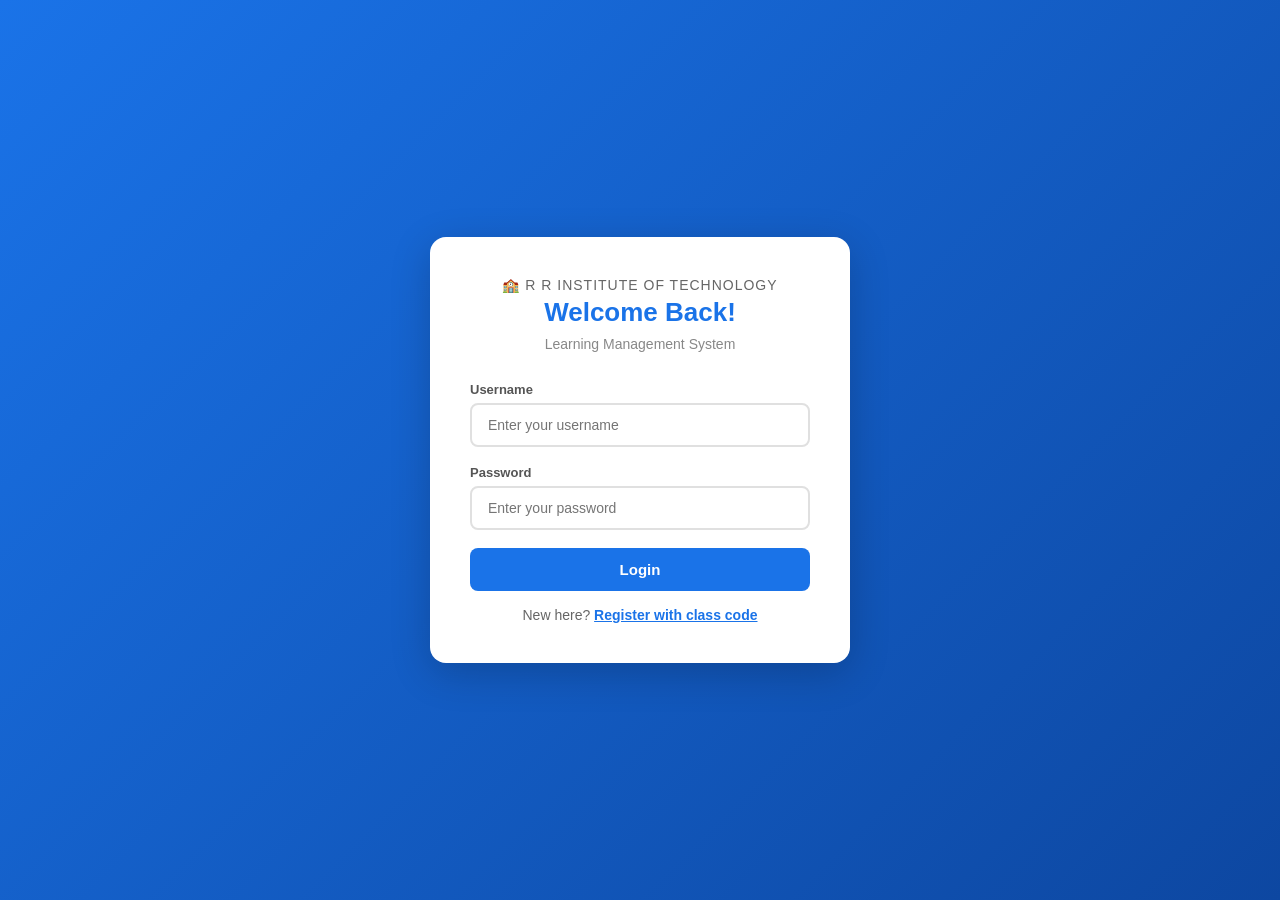
<file: index.html>
<!-- <!DOCTYPE html>
<html lang="en">
<head>
    <meta charset="UTF-8">
    <meta name="viewport" content="width=device-width, initial-scale=1.0">
    <title>LMS — Login</title>
    <link rel="stylesheet" href="css/style.css">
</head>
<>

<div class="login-container">
    <div class="login-box">
        <p class="school-name">🏫 Your School Name</p>
        <h1>Welcome Back!</h1>
        <p class="subtitle">Learning Management System</p>

        <div class="alert alert-error" id="errorMsg"></div>

        <div class="form-group">
            <label>Username</label>
            <input type="text" id="username" placeholder="Enter your username">
        </div>

        <div class="form-group">
            <label>Password</label>
            <input type="password" id="password" placeholder="Enter your password">
        </div>

        <button class="btn btn-primary" onclick="login()" id="loginBtn">
            Login
        </button>
    </div>
</div>

<script>
const API = 'https://lms-backend-paui.onrender.com/api';

async function login() {
    const username = document.getElementById('username').value.trim();
    const password = document.getElementById('password').value.trim();
    const errorMsg = document.getElementById('errorMsg');
    const btn = document.getElementById('loginBtn');

    if (!username || !password) {
        showError('Please enter username and password');
        return;
    }

    btn.textContent = 'Logging in...';
    btn.disabled = true;
    errorMsg.style.display = 'none';

    try {
        // Step 1: Get token
        const res = await fetch(`${API}/auth/login/`, {
            method: 'POST',
            headers: { 'Content-Type': 'application/json' },
            body: JSON.stringify({ username, password })
        });

        const data = await res.json();

        if (!res.ok) {
            showError('Invalid username or password');
            btn.textContent = 'Login';
            btn.disabled = false;
            return;
        }

        // Step 2: Save token
        localStorage.setItem('access_token', data.access);
        localStorage.setItem('refresh_token', data.refresh);

        // Step 3: Get profile
        const profileRes = await fetch(`${API}/auth/profile/`, {
            headers: { 'Authorization': `Bearer ${data.access}` }
        });
        const profile = await profileRes.json();

        // Step 4: Save user info
        localStorage.setItem('username', profile.username);
        localStorage.setItem('role', profile.role);

        // Step 5: Redirect
        if (profile.role === 'teacher') {
            window.location.href = 'teacher/dashboard.html';
        } else if (profile.role === 'student') {
            window.location.href = 'student/dashboard.html';
        } else {
            showError('Your account has no role set. Please contact admin.');
            localStorage.clear();
            btn.textContent = 'Login';
            btn.disabled = false;
        }

    } catch (err) {
        showError('Cannot connect to server. Make sure Django is running.');
        btn.textContent = 'Login';
        btn.disabled = false;
    }
}

function showError(msg) {
    const errorMsg = document.getElementById('errorMsg');
    errorMsg.textContent = msg;
    errorMsg.style.display = 'block';
}

document.addEventListener('keypress', (e) => {
    if (e.key === 'Enter') login();
});
</script>

</body>
</html> -->

<!DOCTYPE html>
<html lang="en">
<head>
    <meta charset="UTF-8">
    <meta name="viewport" content="width=device-width, initial-scale=1.0">
    <title>LMS — Login</title>
    <link rel="stylesheet" href="css/style.css">
</head>
<body>

<div class="login-container">
    <div class="login-box">
        <p class="school-name">🏫 R R INSTITUTE OF TECHNOLOGY</p>
        <h1>Welcome Back!</h1>
        <p class="subtitle">Learning Management System</p>

        <div class="alert alert-error" id="errorMsg"></div>

        <div class="form-group">
            <label>Username</label>
            <input type="text" id="username" placeholder="Enter your username">
        </div>

        <div class="form-group">
            <label>Password</label>
            <input type="password" id="password" placeholder="Enter your password">
        </div>

        <button class="btn btn-primary" onclick="login()" id="loginBtn">
            Login
        </button>

        <!-- ✅ Register link added here -->
        <p style="text-align:center; margin-top:16px; font-size:14px; color:#666;">
            New here? 
            <a href="register.html" style="color:#1a73e8; font-weight:600;">
                Register with class code
            </a>
        </p>

    </div>
</div>

<script>
const API = 'https://lms-backend-paui.onrender.com/api';

async function login() {
    const username = document.getElementById('username').value.trim();
    const password = document.getElementById('password').value.trim();
    const errorMsg = document.getElementById('errorMsg');
    const btn = document.getElementById('loginBtn');

    if (!username || !password) {
        showError('Please enter username and password');
        return;
    }

    btn.textContent = 'Logging in...';
    btn.disabled = true;
    errorMsg.style.display = 'none';

    try {
        const res = await fetch(`${API}/auth/login/`, {
            method: 'POST',
            headers: { 'Content-Type': 'application/json' },
            body: JSON.stringify({ username, password })
        });

        const data = await res.json();

        if (!res.ok) {
            showError('Invalid username or password');
            btn.textContent = 'Login';
            btn.disabled = false;
            return;
        }

        localStorage.setItem('access_token', data.access);
        localStorage.setItem('refresh_token', data.refresh);

        const profileRes = await fetch(`${API}/auth/profile/`, {
            headers: { 'Authorization': `Bearer ${data.access}` }
        });
        const profile = await profileRes.json();

        localStorage.setItem('username', profile.username);
        localStorage.setItem('role', profile.role);

        if (profile.role === 'teacher') {
            window.location.href = 'teacher/dashboard.html';
        } else if (profile.role === 'student') {
            window.location.href = 'student/dashboard.html';
        } else {
            showError('Your account has no role set. Please contact admin.');
            localStorage.clear();
            btn.textContent = 'Login';
            btn.disabled = false;
        }

    } catch (err) {
        showError('Cannot connect to server.');
        btn.textContent = 'Login';
        btn.disabled = false;
    }
}

function showError(msg) {
    const errorMsg = document.getElementById('errorMsg');
    errorMsg.textContent = msg;
    errorMsg.style.display = 'block';
}

document.addEventListener('keypress', (e) => {
    if (e.key === 'Enter') login();
});
</script>

</body>
</html>
</file>
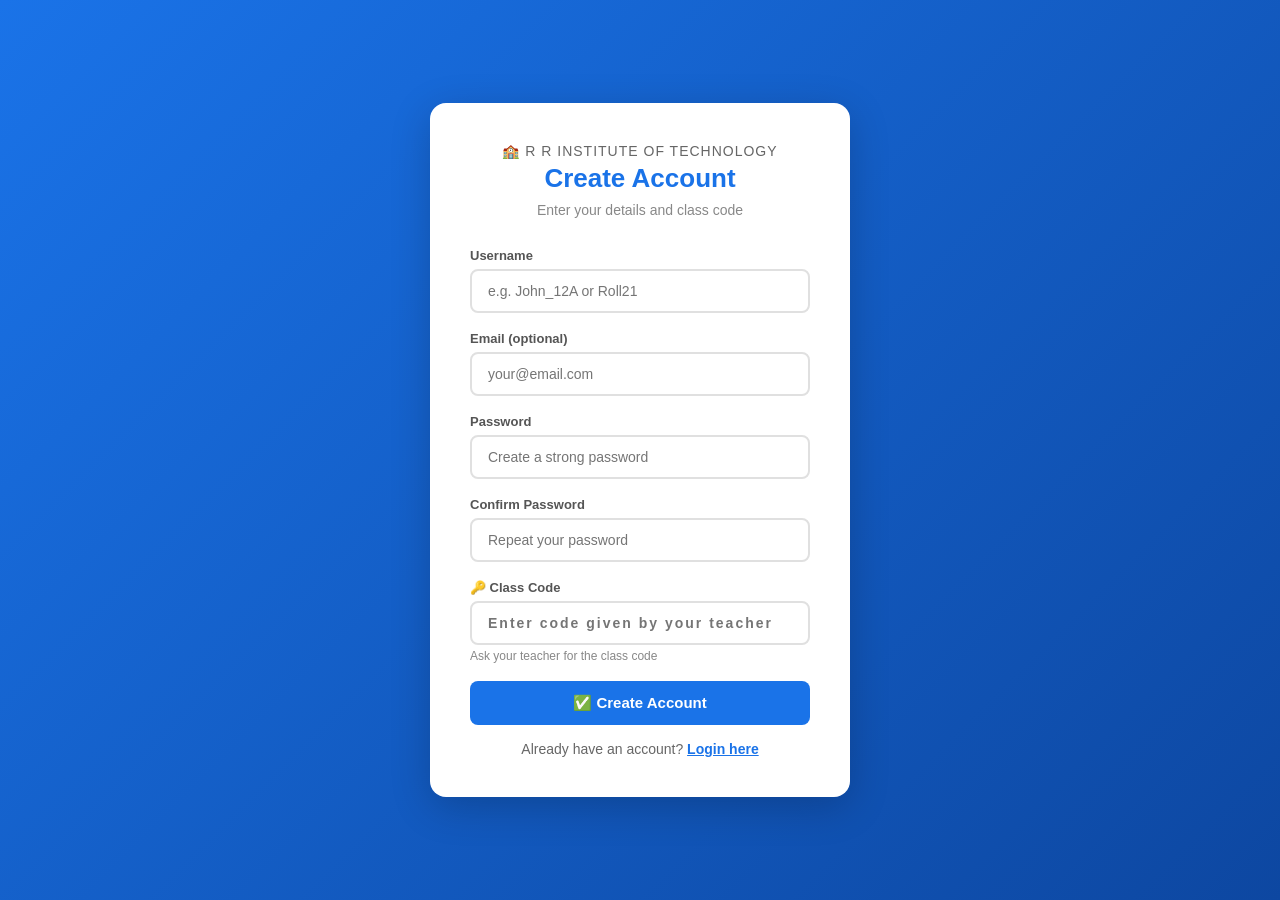
<file: register.html>
<!DOCTYPE html>
<html lang="en">
<head>
    <meta charset="UTF-8">
    <meta name="viewport" content="width=device-width, initial-scale=1.0">
    <title>Register — LMS</title>
    <link rel="stylesheet" href="css/style.css">
</head>
<body>

<div class="login-container">
    <div class="login-box">
        <p class="school-name">🏫 R R INSTITUTE OF TECHNOLOGY</p>
        <h1>Create Account</h1>
        <p class="subtitle">Enter your details and class code</p>

        <div class="alert alert-error"   id="errorMsg"></div>
        <div class="alert alert-success" id="successMsg"></div>

        <div class="form-group">
            <label>Username</label>
            <input type="text" id="username" 
                placeholder="e.g. John_12A or Roll21">
        </div>

        <div class="form-group">
            <label>Email (optional)</label>
            <input type="email" id="email" 
                placeholder="your@email.com">
        </div>

        <div class="form-group">
            <label>Password</label>
            <input type="password" id="password" 
                placeholder="Create a strong password">
        </div>

        <div class="form-group">
            <label>Confirm Password</label>
            <input type="password" id="confirmPassword" 
                placeholder="Repeat your password">
        </div>

        <div class="form-group">
            <label>🔑 Class Code</label>
            <input type="text" id="classCode" 
                placeholder="Enter code given by your teacher"
                style="letter-spacing:2px; font-weight:600;">
            <small style="color:#888; font-size:12px; 
                          margin-top:4px; display:block;">
                Ask your teacher for the class code
            </small>
        </div>

        <button class="btn btn-primary" onclick="register()" id="registerBtn">
            ✅ Create Account
        </button>

        <p style="text-align:center; margin-top:16px; 
                  font-size:14px; color:#666;">
            Already have an account? 
            <a href="index.html" style="color:#1a73e8; font-weight:600;">
                Login here
            </a>
        </p>
    </div>
</div>

<script>
    const API = 'https://lms-backend-paui.onrender.com/api';

    async function register() {
        const username        = document.getElementById('username').value.trim();
        const email           = document.getElementById('email').value.trim();
        const password        = document.getElementById('password').value;
        const confirmPassword = document.getElementById('confirmPassword').value;
        const classCode       = document.getElementById('classCode').value.trim();
        const btn             = document.getElementById('registerBtn');

        if (!username) {
            showError('Please enter your username'); return;
        }
        if (username.length < 3) {
            showError('Username must be at least 3 characters'); return;
        }
        if (!password) {
            showError('Please enter a password'); return;
        }
        if (password.length < 6) {
            showError('Password must be at least 6 characters'); return;
        }
        if (password !== confirmPassword) {
            showError('Passwords do not match!'); return;
        }
        if (!classCode) {
            showError('Please enter the class code'); return;
        }

        btn.textContent = '⏳ Creating account...';
        btn.disabled    = true;
        hideMessages();

        try {
            const res = await fetch(`${API}/auth/register/`, {
                method:  'POST',
                headers: { 'Content-Type': 'application/json' },
                body:    JSON.stringify({
                    username,
                    email,
                    password,
                    class_code: classCode
                })
            });

            const data = await res.json();

            if (res.ok) {
                showSuccess(
                    '🎉 Account created! Redirecting to login...'
                );
                setTimeout(() => {
                    window.location.href = 'index.html';
                }, 2000);
            } else {
                if (data.class_code) {
                    showError(data.class_code[0]);
                } else if (data.username) {
                    showError('Username already taken. Try another one.');
                } else {
                    showError('Registration failed. Please try again.');
                }
            }

        } catch (err) {
            showError('Cannot connect to server.');
        } finally {
            btn.textContent = '✅ Create Account';
            btn.disabled    = false;
        }
    }

    function showError(msg) {
        const el = document.getElementById('errorMsg');
        el.textContent   = msg;
        el.style.display = 'block';
        document.getElementById('successMsg').style.display = 'none';
    }

    function showSuccess(msg) {
        const el = document.getElementById('successMsg');
        el.textContent   = msg;
        el.style.display = 'block';
        document.getElementById('errorMsg').style.display = 'none';
    }

    function hideMessages() {
        document.getElementById('errorMsg').style.display   = 'none';
        document.getElementById('successMsg').style.display = 'none';
    }

    document.addEventListener('keypress', e => {
        if (e.key === 'Enter') register();
    });
</script>

</body>
</html>
</file>
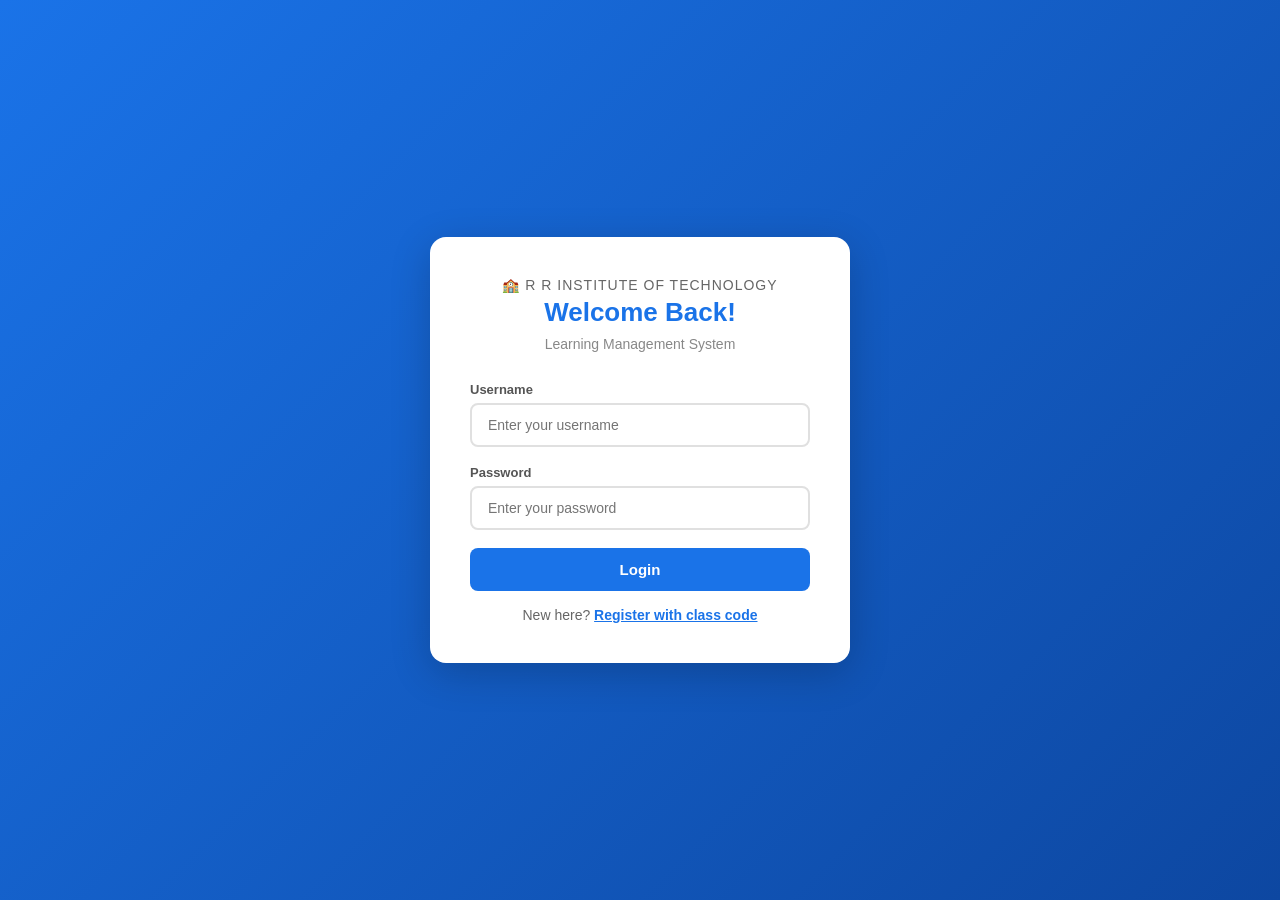
<file: student/assignments.html>
<!DOCTYPE html>
<html lang="en">
<head>
    <meta charset="UTF-8">
    <meta name="viewport" content="width=device-width, initial-scale=1.0">
    <title>Assignments</title>
    <link rel="stylesheet" href="../css/style.css">
</head>
<body>

<nav class="navbar">
    <div class="logo">🏫 LMS — Student</div>
    <div class="user-info">
        <span>👋 <strong id="navUsername"></strong></span>
        <button class="logout-btn" onclick="logout()">Logout</button>
    </div>
</nav>

<div class="layout">
    <div class="sidebar">
        <a href="dashboard.html">🏠 <span>Dashboard</span></a>
        <a href="notes.html">📚 <span>Notes</span></a>
        <a href="assignments.html" class="active">📝 <span>Assignments</span></a>
        <a href="notices.html">📢 <span>Notices</span></a>
        <a href="timetable.html">🕐 <span>Timetable</span></a>
    </div>

    <div class="main-content">
        <h1 class="page-title">📝 Assignments</h1>
        <p class="page-subtitle">Track your assignments and due dates</p>

        <!-- FILTER TABS -->
        <div style="display:flex;gap:8px;margin-bottom:16px;flex-wrap:wrap;">
            <button class="filter-btn active-filter" 
                onclick="filterByStatus('all', this)">All</button>
            <button class="filter-btn" 
                onclick="filterByStatus('pending', this)">⏳ Pending</button>
            <button class="filter-btn" 
                onclick="filterByStatus('soon', this)">⚠️ Due Soon</button>
            <button class="filter-btn" 
                onclick="filterByStatus('overdue', this)">🔴 Overdue</button>
        </div>

        <input type="text" id="filterSubject" 
            placeholder="🔍 Filter by subject..."
            oninput="filterNotes()"
            style="padding:10px 16px;border-radius:8px;border:2px solid #e0e0e0;
                   font-size:14px;outline:none;width:280px;margin-bottom:16px;">

        <div id="assignmentsList">
            <div class="loading">Loading assignments...</div>
        </div>
    </div>
</div>

<style>
    .filter-btn {
        padding:8px 18px; border:2px solid #e0e0e0;
        border-radius:20px; background:white; font-size:13px;
        cursor:pointer; font-weight:500; transition:all 0.2s;
    }
    .filter-btn:hover { border-color:#1a73e8; color:#1a73e8; }
    .active-filter    { background:#1a73e8 !important;
                        color:white !important;
                        border-color:#1a73e8 !important; }
</style>

<script>
    const API   = 'https://lms-backend-paui.onrender.com/api';
    const token = localStorage.getItem('access_token');
    const role  = localStorage.getItem('role');

    if (!token || role !== 'student') {
        window.location.href = '../index.html';
    }

    document.getElementById('navUsername').textContent =
        localStorage.getItem('username');

    const headers      = { 'Authorization': `Bearer ${token}` };
    let allAssignments = [];
    let currentStatus  = 'all';

    async function loadAssignments() {
        try {
            const res      = await fetch(`${API}/assignments/`, { headers });
            allAssignments = await res.json();
            renderAssignments(allAssignments);
        } catch (err) {
            document.getElementById('assignmentsList').innerHTML =
                '<p style="color:red;">Failed to load.</p>';
        }
    }

    function filterByStatus(status, btn) {
        currentStatus = status;
        document.querySelectorAll('.filter-btn').forEach(b =>
            b.classList.remove('active-filter'));
        btn.classList.add('active-filter');
        applyFilters();
    }

    function filterNotes() { applyFilters(); }

    function applyFilters() {
        const subject = document.getElementById('filterSubject')
                                .value.toLowerCase();
        const today   = new Date();

        let filtered = allAssignments.filter(a =>
            a.subject.toLowerCase().includes(subject));

        if (currentStatus !== 'all') {
            filtered = filtered.filter(a => {
                const due      = new Date(a.due_date);
                const daysLeft = Math.ceil(
                    (due - today) / (1000 * 60 * 60 * 24));
                if (currentStatus === 'overdue') return daysLeft < 0;
                if (currentStatus === 'soon')
                    return daysLeft >= 0 && daysLeft <= 3;
                if (currentStatus === 'pending') return daysLeft > 3;
                return true;
            });
        }
        renderAssignments(filtered);
    }

    function renderAssignments(assignments) {
        const container = document.getElementById('assignmentsList');
        if (assignments.length === 0) {
            container.innerHTML = `
                <div class="empty-state">
                    <div class="empty-icon">📭</div>
                    <p>No assignments found</p>
                </div>`;
            return;
        }

        const today = new Date();
        container.innerHTML = assignments.map(a => {
            const due      = new Date(a.due_date);
            const daysLeft = Math.ceil(
                (due - today) / (1000 * 60 * 60 * 24));
            const dueBadge = daysLeft < 0
                ? `<span style="color:#ea4335;font-weight:600;">
                       ⚠️ Overdue by ${Math.abs(daysLeft)} days</span>`
                : daysLeft === 0
                ? `<span style="color:#fa7b17;font-weight:600;">
                       ⚠️ Due Today!</span>`
                : daysLeft <= 3
                ? `<span style="color:#fa7b17;font-weight:600;">
                       ⏰ Due in ${daysLeft} days</span>`
                : `<span style="color:#34a853;font-weight:600;">
                       ✅ ${daysLeft} days left</span>`;

            const cardBorder = daysLeft < 0 ? '#ea4335'
                : daysLeft <= 3 ? '#fa7b17' : '#e0e0e0';

            return `
            <div class="card" 
                 style="border-left:4px solid ${cardBorder};">
                <div class="card-header">
                    <div>
                        <span class="card-title">${a.title}</span>
                        <p style="font-size:14px;color:#555;
                                  margin-top:6px;">${a.description}</p>
                    </div>
                    <span style="background:#e8f0fe;color:#1a73e8;
                                 padding:4px 12px;border-radius:20px;
                                 font-size:12px;font-weight:600;
                                 white-space:nowrap;margin-left:12px;">
                        ${a.subject}
                    </span>
                </div>
                <div style="display:flex;align-items:center;
                            justify-content:space-between;
                            margin-top:12px;flex-wrap:wrap;gap:8px;">
                    <div>
                        <p class="card-meta">
                            📅 Due: <strong>${a.due_date}</strong>
                        </p>
                        <p class="card-meta">${dueBadge}</p>
                    </div>
                    ${a.file ? `
                    <a href="${a.file}" target="_blank">
                        <button class="btn btn-success"
                            style="width:auto;padding:7px 14px;
                                   font-size:13px;">
                            📎 View Attachment
                        </button>
                    </a>` : ''}
                </div>
            </div>`; }).join('');
    }

    function logout() {
        localStorage.clear();
        window.location.href = '../index.html';
    }

    loadAssignments();
</script>
<div class="bottom-nav">
    <a href="dashboard.html">
        <span class="nav-icon">🏠</span>
        <span>Home</span>
    </a>
    <a href="notes.html">
        <span class="nav-icon">📚</span>
        <span>Notes</span>
    </a>
    <a href="assignments.html" class="active">
        <span class="nav-icon">📝</span>
        <span>Tasks</span>
    </a>
    <a href="notices.html">
        <span class="nav-icon">📢</span>
        <span>Notices</span>
    </a>
    <a href="timetable.html">
        <span class="nav-icon">🕐</span>
        <span>Time</span>
    </a>
</div>
</body>
</html>
</file>
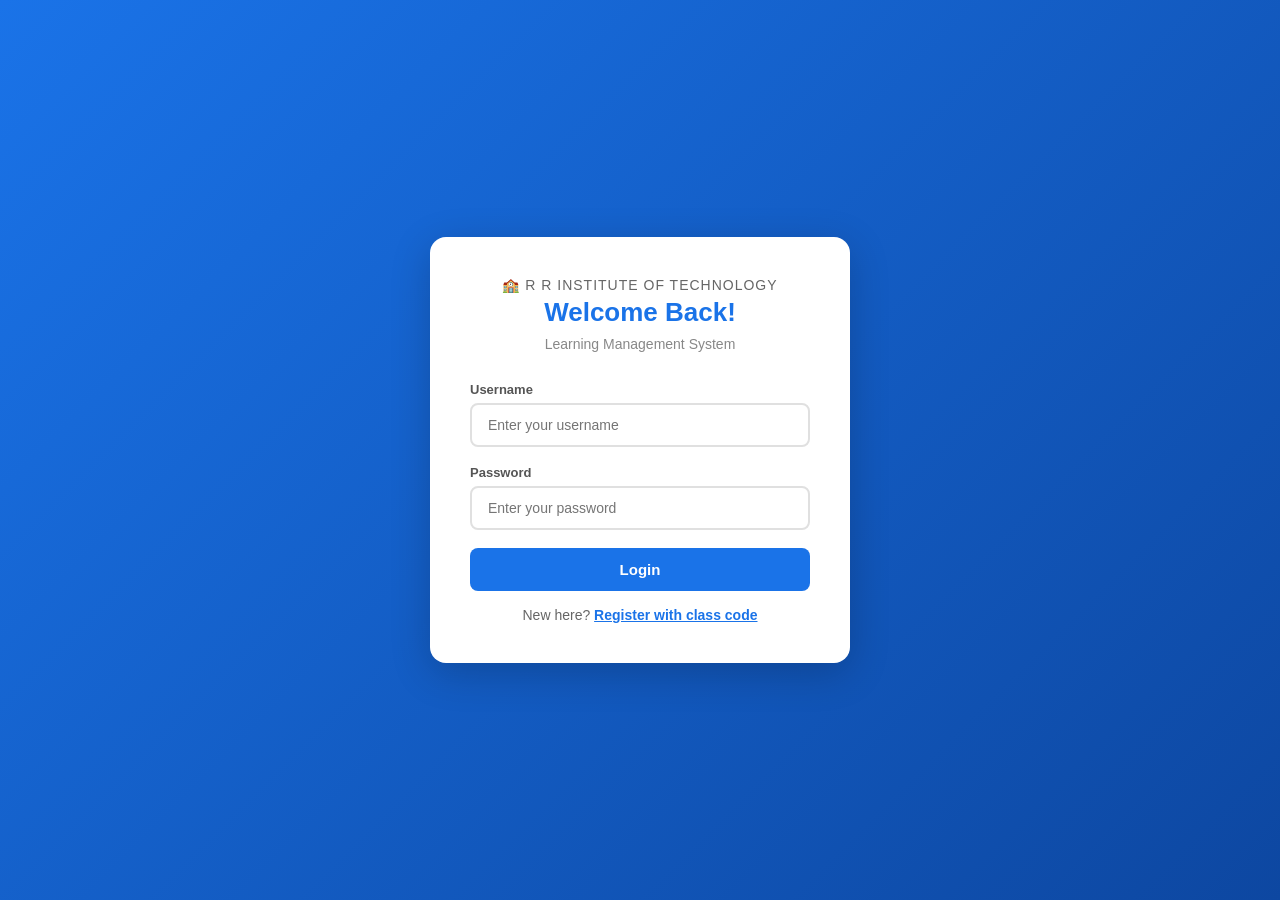
<file: student/dashboard.html>
<!DOCTYPE html>
<html lang="en">
<head>
    <meta charset="UTF-8">
    <meta name="viewport" content="width=device-width, initial-scale=1.0">
    <title>Student Dashboard</title>
    <link rel="stylesheet" href="../css/style.css">
</head>
<body>

<nav class="navbar">
    <div class="logo">🏫 LMS — Student</div>
    <div class="user-info">
        <span>👋 <strong id="navUsername"></strong></span>
        <button class="logout-btn" onclick="logout()">Logout</button>
    </div>
</nav>

<div class="layout">
    <div class="sidebar">
        <a href="dashboard.html" class="active">🏠 <span>Dashboard</span></a>
        <a href="notes.html">📚 <span>Notes</span></a>
        <a href="assignments.html">📝 <span>Assignments</span></a>
        <a href="notices.html">📢 <span>Notices</span></a>
        <a href="timetable.html">🕐 <span>Timetable</span></a>
    </div>

    <div class="main-content">
        <h1 class="page-title">Welcome Back! 👋</h1>
        <p class="page-subtitle" id="welcomeMsg">Loading...</p>

        <!-- STATS -->
        <div class="stats-grid">
            <div class="stat-card">
                <div class="stat-number" id="notesCount">...</div>
                <div class="stat-label">📚 Notes Available</div>
            </div>
            <div class="stat-card">
                <div class="stat-number" id="assignmentsCount">...</div>
                <div class="stat-label">📝 Assignments</div>
            </div>
            <div class="stat-card">
                <div class="stat-number" id="noticesCount">...</div>
                <div class="stat-label">📢 Notices</div>
            </div>
            <div class="stat-card">
                <div class="stat-number" id="pendingCount" 
                     style="color:#ea4335;">...</div>
                <div class="stat-label">⚠️ Due Soon</div>
            </div>
        </div>

        <!-- QUICK LINKS -->
        <h2 style="font-size:17px; margin-bottom:14px; color:#333;">
            ⚡ Quick Access
        </h2>
        <div style="display:grid; grid-template-columns:repeat(auto-fit, 
                    minmax(180px,1fr)); gap:16px; margin-bottom:28px;">
            <a href="notes.html" style="text-decoration:none;">
                <div class="card" style="text-align:center; cursor:pointer;
                                         border:2px solid #e8f0fe;">
                    <div style="font-size:36px; margin-bottom:8px;">📚</div>
                    <div style="font-weight:600; color:#1a73e8;">View Notes</div>
                    <div style="font-size:13px; color:#888; margin-top:4px;">
                        Download subject PDFs
                    </div>
                </div>
            </a>
            <a href="assignments.html" style="text-decoration:none;">
                <div class="card" style="text-align:center; cursor:pointer;
                                         border:2px solid #e6f4ea;">
                    <div style="font-size:36px; margin-bottom:8px;">📝</div>
                    <div style="font-weight:600; color:#34a853;">Assignments</div>
                    <div style="font-size:13px; color:#888; margin-top:4px;">
                        Check due dates
                    </div>
                </div>
            </a>
            <a href="notices.html" style="text-decoration:none;">
                <div class="card" style="text-align:center; cursor:pointer;
                                         border:2px solid #fce8e6;">
                    <div style="font-size:36px; margin-bottom:8px;">📢</div>
                    <div style="font-weight:600; color:#ea4335;">Notices</div>
                    <div style="font-size:13px; color:#888; margin-top:4px;">
                        Holidays & events
                    </div>
                </div>
            </a>
            <a href="timetable.html" style="text-decoration:none;">
                <div class="card" style="text-align:center; cursor:pointer;
                                         border:2px solid #fff3e0;">
                    <div style="font-size:36px; margin-bottom:8px;">🕐</div>
                    <div style="font-weight:600; color:#fa7b17;">Timetable</div>
                    <div style="font-size:13px; color:#888; margin-top:4px;">
                        Today's schedule
                    </div>
                </div>
            </a>
        </div>

        <!-- RECENT NOTICES -->
        <h2 style="font-size:17px; margin-bottom:14px; color:#333;">
            📢 Latest Notices
        </h2>
        <div id="noticesList">
            <div class="loading">Loading...</div>
        </div>

        <!-- UPCOMING ASSIGNMENTS -->
        <h2 style="font-size:17px; margin:24px 0 14px; color:#333;">
            📝 Upcoming Assignments
        </h2>
        <div id="assignmentsList">
            <div class="loading">Loading...</div>
        </div>
    </div>
</div>

<script>
    const API   = 'https://lms-backend-paui.onrender.com/api';
    const token = localStorage.getItem('access_token');
    const role  = localStorage.getItem('role');

    if (!token || role !== 'student') {
        window.location.href = '../index.html';
    }

    const username = localStorage.getItem('username');
    document.getElementById('navUsername').textContent = username;
    document.getElementById('welcomeMsg').textContent  =
        `Hello ${username}! Here's your learning summary for today.`;

    const headers = { 'Authorization': `Bearer ${token}` };

    async function loadDashboard() {
        try {
            const [notesRes, assignRes, noticeRes] = await Promise.all([
                fetch(`${API}/notes/`,       { headers }),
                fetch(`${API}/assignments/`, { headers }),
                fetch(`${API}/notices/`,     { headers })
            ]);

            const notes       = await notesRes.json();
            const assignments = await assignRes.json();
            const notices     = await noticeRes.json();

            // Stats
            document.getElementById('notesCount').textContent       = notes.length;
            document.getElementById('assignmentsCount').textContent  = assignments.length;
            document.getElementById('noticesCount').textContent      = notices.length;

            // Due soon (within 3 days)
            const today    = new Date();
            const dueSoon  = assignments.filter(a => {
                const due  = new Date(a.due_date);
                const days = Math.ceil((due - today) / (1000 * 60 * 60 * 24));
                return days >= 0 && days <= 3;
            });
            document.getElementById('pendingCount').textContent = dueSoon.length;

            renderNotices(notices.slice(0, 3));
            renderAssignments(assignments.slice(0, 3));

        } catch (err) {
            console.error(err);
        }
    }

    function renderNotices(notices) {
        const container = document.getElementById('noticesList');
        if (notices.length === 0) {
            container.innerHTML = `<div class="empty-state">
                <div class="empty-icon">📭</div><p>No notices yet</p></div>`;
            return;
        }
        const icons = { holiday:'🏖️', event:'🎉', general:'📌' };
        container.innerHTML = notices.map(n => `
            <div class="card notice-card ${n.category}"
                 style="border-left:4px solid ${
                     n.category==='holiday'?'#ea4335':
                     n.category==='event'?'#34a853':'#1a73e8'};">
                <div class="card-header">
                    <span class="card-title">${icons[n.category]||'📌'} ${n.title}</span>
                    <span class="badge badge-${n.category}">${n.category}</span>
                </div>
                <p style="font-size:14px;color:#555;margin-top:6px;
                          line-height:1.5;">${n.content}</p>
                <p class="card-meta">📅 ${formatDate(n.created_at)} 
                                     • By ${n.posted_by}</p>
            </div>`).join('');
    }

    function renderAssignments(assignments) {
        const container = document.getElementById('assignmentsList');
        if (assignments.length === 0) {
            container.innerHTML = `<div class="empty-state">
                <div class="empty-icon">📭</div>
                <p>No assignments yet</p></div>`;
            return;
        }
        container.innerHTML = assignments.map(a => {
            const today    = new Date();
            const due      = new Date(a.due_date);
            const daysLeft = Math.ceil((due-today)/(1000*60*60*24));
            const dueBadge = daysLeft < 0
                ? `<span style="color:#ea4335;font-weight:600;">⚠️ Overdue</span>`
                : daysLeft === 0
                ? `<span style="color:#fa7b17;font-weight:600;">⚠️ Due Today!</span>`
                : daysLeft <= 3
                ? `<span style="color:#fa7b17;font-weight:600;">
                       ⏰ ${daysLeft} days left</span>`
                : `<span style="color:#34a853;font-weight:600;">
                       ✅ ${daysLeft} days left</span>`;
            return `
            <div class="card">
                <div class="card-header">
                    <span class="card-title">${a.title}</span>
                    <span style="background:#e8f0fe;color:#1a73e8;padding:4px 12px;
                                 border-radius:20px;font-size:12px;font-weight:600;">
                        ${a.subject}
                    </span>
                </div>
                <p style="font-size:14px;color:#555;margin-top:6px;">
                    ${a.description}</p>
                <p class="card-meta">Due: <strong>${a.due_date}</strong> 
                                     • ${dueBadge}</p>
            </div>`; }).join('');
    }

    function formatDate(dateStr) {
        return new Date(dateStr).toLocaleDateString('en-IN',
            { day:'numeric', month:'short', year:'numeric' });
    }

    function logout() {
        localStorage.clear();
        window.location.href = '../index.html';
    }

    loadDashboard();
</script>
<!-- Mobile Bottom Nav -->
<div class="bottom-nav">
    <a href="dashboard.html" class="active">
        <span class="nav-icon">🏠</span>
        <span>Home</span>
    </a>
    <a href="notes.html">
        <span class="nav-icon">📚</span>
        <span>Notes</span>
    </a>
    <a href="assignments.html">
        <span class="nav-icon">📝</span>
        <span>Tasks</span>
    </a>
    <a href="notices.html">
        <span class="nav-icon">📢</span>
        <span>Notices</span>
    </a>
    <a href="timetable.html">
        <span class="nav-icon">🕐</span>
        <span>Time</span>
    </a>
</div>
</body>
</html>
</file>
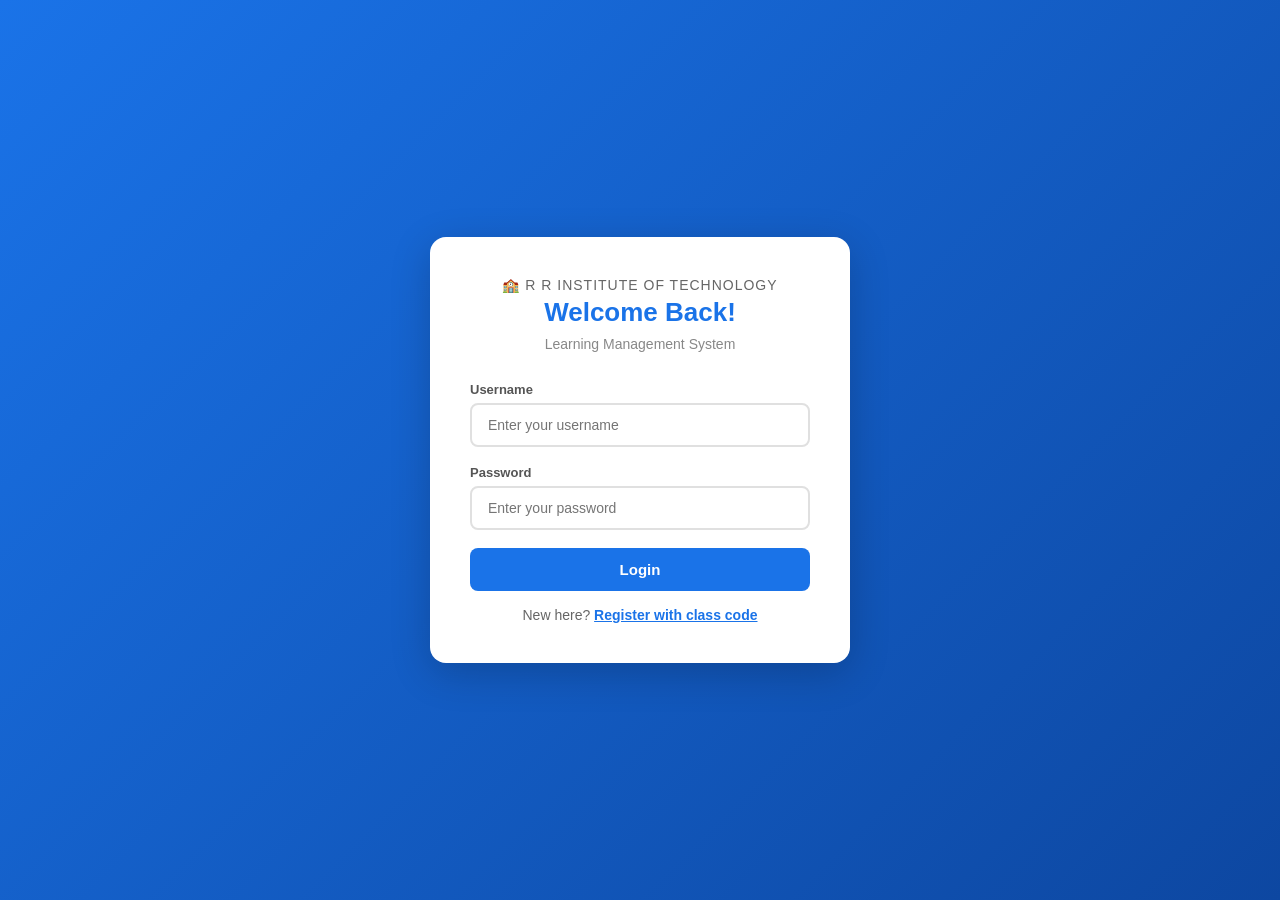
<file: student/notes.html>
<!DOCTYPE html>
<html lang="en">
<head>
    <meta charset="UTF-8">
    <meta name="viewport" content="width=device-width, initial-scale=1.0">
    <title>Notes</title>
    <link rel="stylesheet" href="../css/style.css">
</head>
<body>

<nav class="navbar">
    <div class="logo">🏫 LMS — Student</div>
    <div class="user-info">
        <span>👋 <strong id="navUsername"></strong></span>
        <button class="logout-btn" onclick="logout()">Logout</button>
    </div>
</nav>

<div class="layout">
    <div class="sidebar">
        <a href="dashboard.html">🏠 <span>Dashboard</span></a>
        <a href="notes.html" class="active">📚 <span>Notes</span></a>
        <a href="assignments.html">📝 <span>Assignments</span></a>
        <a href="notices.html">📢 <span>Notices</span></a>
        <a href="timetable.html">🕐 <span>Timetable</span></a>
    </div>

    <div class="main-content">
        <h1 class="page-title">📚 Subject Notes</h1>
        <p class="page-subtitle">View and download your subject PDF notes</p>

        <!-- SEARCH & FILTER -->
        <div style="display:flex; gap:12px; margin-bottom:20px; flex-wrap:wrap;">
            <input type="text" id="searchInput" placeholder="🔍 Search notes..."
                oninput="filterNotes()"
                style="padding:10px 16px; border-radius:8px;
                       border:2px solid #e0e0e0; font-size:14px;
                       outline:none; flex:1; min-width:200px;">
            <input type="text" id="filterSubject" 
                placeholder="Filter by subject..."
                oninput="filterNotes()"
                style="padding:10px 16px; border-radius:8px;
                       border:2px solid #e0e0e0; font-size:14px;
                       outline:none; width:200px;">
        </div>

        <div id="notesList">
            <div class="loading">Loading notes...</div>
        </div>
    </div>
</div>

<script>
    const API   = 'https://lms-backend-paui.onrender.com/api';
    const token = localStorage.getItem('access_token');
    const role  = localStorage.getItem('role');

    if (!token || role !== 'student') {
        window.location.href = '../index.html';
    }

    document.getElementById('navUsername').textContent =
        localStorage.getItem('username');

    const headers = { 'Authorization': `Bearer ${token}` };
    let allNotes  = [];

    async function loadNotes() {
        try {
            const res = await fetch(`${API}/notes/`, { headers });
            allNotes  = await res.json();
            renderNotes(allNotes);
        } catch (err) {
            document.getElementById('notesList').innerHTML =
                '<p style="color:red;">Failed to load notes.</p>';
        }
    }

    function filterNotes() {
        const search  = document.getElementById('searchInput').value.toLowerCase();
        const subject = document.getElementById('filterSubject').value.toLowerCase();
        const filtered = allNotes.filter(n =>
            (n.title.toLowerCase().includes(search) ||
             n.subject.toLowerCase().includes(search)) &&
            n.subject.toLowerCase().includes(subject)
        );
        renderNotes(filtered);
    }

    function renderNotes(notes) {
        const container = document.getElementById('notesList');
        if (notes.length === 0) {
            container.innerHTML = `
                <div class="empty-state">
                    <div class="empty-icon">📭</div>
                    <p>No notes found</p>
                </div>`;
            return;
        }
        container.innerHTML = notes.map(n => `
            <div class="card">
                <div class="card-header">
                    <div>
                        <span class="card-title">📄 ${n.title}</span>
                        <p class="card-meta" style="margin-top:4px;">
                            ${n.description || 'No description'}
                        </p>
                    </div>
                    <span style="background:#e8f0fe;color:#1a73e8;
                                 padding:4px 12px;border-radius:20px;
                                 font-size:12px;font-weight:600;
                                 white-space:nowrap;">
                        ${n.subject}
                    </span>
                </div>
                <div style="display:flex;align-items:center;
                            justify-content:space-between;margin-top:12px;">
                    <p class="card-meta">
                        📅 ${formatDate(n.created_at)} • By ${n.uploaded_by}
                    </p>
                    <div style="display:flex;gap:8px;">
                        <a href="${n.file}" target="_blank">
                        
                          <button class="btn" 
                                style="background:#e8f0fe;color:#1a73e8;
                                       width:auto;padding:7px 14px;
                                       font-size:13px;font-weight:600;">
                                👁️ View
                            </button>
                        </a>
                        <a href="${n.file}" target="_blank" download>
                            <button class="btn btn-success"
                                style="width:auto;padding:7px 14px;
                                       font-size:13px;">
                                ⬇️ Download
                            </button>
                        </a>
                    </div>
                </div>
            </div>`).join('');
    }

    function formatDate(dateStr) {
        return new Date(dateStr).toLocaleDateString('en-IN',
            { day:'numeric', month:'short', year:'numeric' });
    }

    function logout() {
        localStorage.clear();
        window.location.href = '../index.html';
    }

    loadNotes();
</script>
<div class="bottom-nav">
    <a href="dashboard.html">
        <span class="nav-icon">🏠</span>
        <span>Home</span>
    </a>
    <a href="notes.html" class="active">
        <span class="nav-icon">📚</span>
        <span>Notes</span>
    </a>
    <a href="assignments.html">
        <span class="nav-icon">📝</span>
        <span>Tasks</span>
    </a>
    <a href="notices.html">
        <span class="nav-icon">📢</span>
        <span>Notices</span>
    </a>
    <a href="timetable.html">
        <span class="nav-icon">🕐</span>
        <span>Time</span>
    </a>
</div>
</body>
</html>
</file>
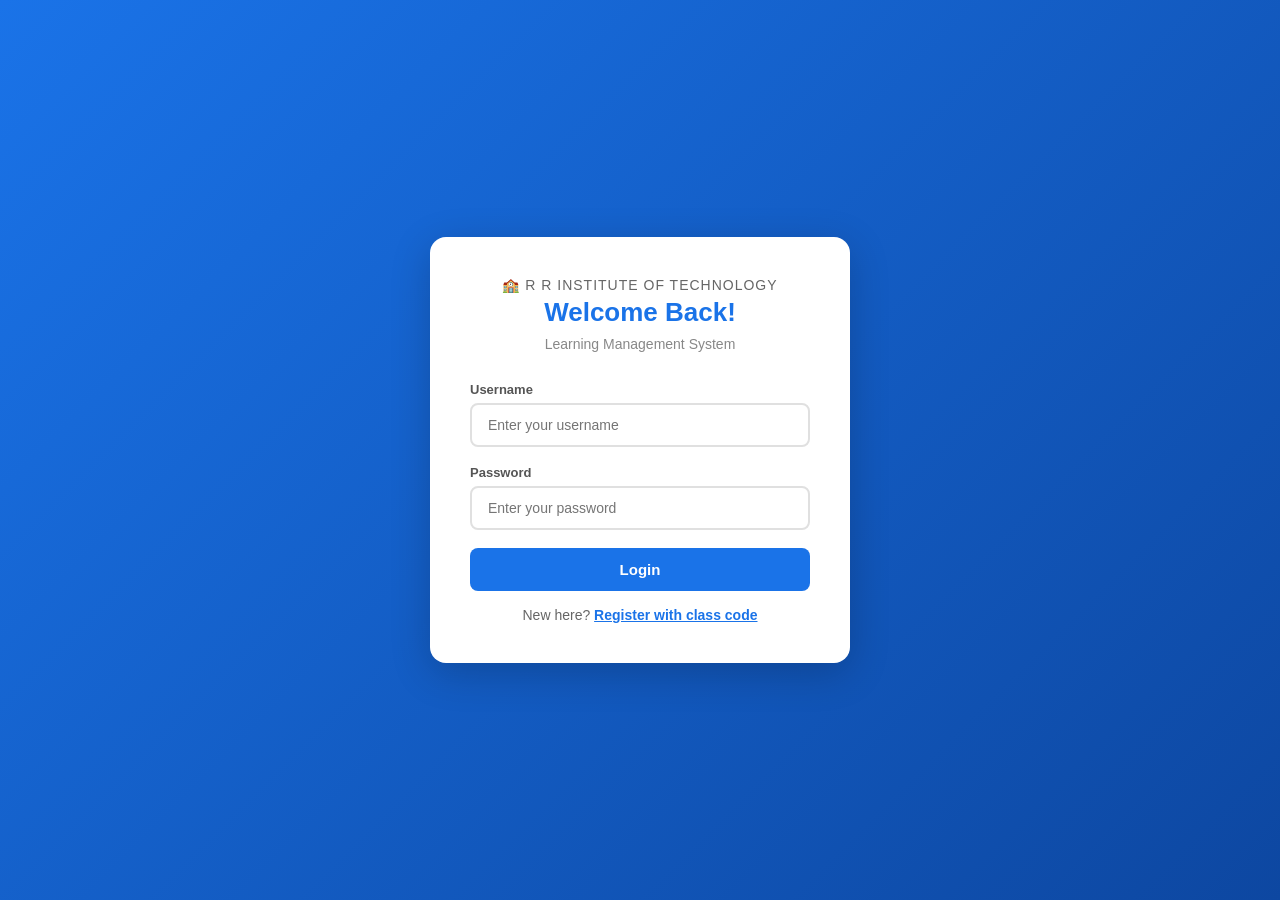
<file: student/notices.html>
<!DOCTYPE html>
<html lang="en">
<head>
    <meta charset="UTF-8">
    <meta name="viewport" content="width=device-width, initial-scale=1.0">
    <title>Notices</title>
    <link rel="stylesheet" href="../css/style.css">
</head>
<body>

<nav class="navbar">
    <div class="logo">🏫 LMS — Student</div>
    <div class="user-info">
        <span>👋 <strong id="navUsername"></strong></span>
        <button class="logout-btn" onclick="logout()">Logout</button>
    </div>
</nav>

<div class="layout">
    <div class="sidebar">
        <a href="dashboard.html">🏠 <span>Dashboard</span></a>
        <a href="notes.html">📚 <span>Notes</span></a>
        <a href="assignments.html">📝 <span>Assignments</span></a>
        <a href="notices.html" class="active">📢 <span>Notices</span></a>
        <a href="timetable.html">🕐 <span>Timetable</span></a>
    </div>

    <div class="main-content">
        <h1 class="page-title">📢 Notices</h1>
        <p class="page-subtitle">
            Stay updated with holidays, events and announcements
        </p>

        <!-- FILTER -->
        <div style="display:flex;gap:8px;margin-bottom:16px;flex-wrap:wrap;">
            <button class="filter-btn active-filter"
                onclick="filterNotices('all',this)">All</button>
            <button class="filter-btn"
                onclick="filterNotices('general',this)">📌 General</button>
            <button class="filter-btn"
                onclick="filterNotices('holiday',this)">🏖️ Holiday</button>
            <button class="filter-btn"
                onclick="filterNotices('event',this)">🎉 Event</button>
        </div>

        <div id="noticesList">
            <div class="loading">Loading notices...</div>
        </div>
    </div>
</div>

<style>
    .filter-btn {
        padding:8px 18px; border:2px solid #e0e0e0;
        border-radius:20px; background:white;
        font-size:13px; cursor:pointer;
        font-weight:500; transition:all 0.2s;
    }
    .filter-btn:hover { border-color:#1a73e8; color:#1a73e8; }
    .active-filter    { background:#1a73e8 !important;
                        color:white !important;
                        border-color:#1a73e8 !important; }
</style>

<script>
    const API   = 'https://lms-backend-paui.onrender.com/api';
    const token = localStorage.getItem('access_token');
    const role  = localStorage.getItem('role');

    if (!token || role !== 'student') {
        window.location.href = '../index.html';
    }

    document.getElementById('navUsername').textContent =
        localStorage.getItem('username');

    const headers  = { 'Authorization': `Bearer ${token}` };
    let allNotices = [];

    async function loadNotices() {
        try {
            const res  = await fetch(`${API}/notices/`, { headers });
            allNotices = await res.json();
            renderNotices(allNotices);
        } catch (err) {
            document.getElementById('noticesList').innerHTML =
                '<p style="color:red;">Failed to load notices.</p>';
        }
    }

    function filterNotices(category, btn) {
        document.querySelectorAll('.filter-btn').forEach(b =>
            b.classList.remove('active-filter'));
        btn.classList.add('active-filter');
        renderNotices(category === 'all'
            ? allNotices
            : allNotices.filter(n => n.category === category));
    }

    function renderNotices(notices) {
        const container = document.getElementById('noticesList');
        if (notices.length === 0) {
            container.innerHTML = `
                <div class="empty-state">
                    <div class="empty-icon">📭</div>
                    <p>No notices found</p>
                </div>`;
            return;
        }
        const icons  = { holiday:'🏖️', event:'🎉', general:'📌' };
        const colors = {
            holiday:'#ea4335', event:'#34a853', general:'#1a73e8'
        };
        container.innerHTML = notices.map(n => `
            <div class="card"
                 style="border-left:4px solid ${colors[n.category]||'#1a73e8'};">
                <div class="card-header">
                    <div>
                        <span class="card-title">
                            ${icons[n.category]||'📌'} ${n.title}
                        </span>
                        <p style="font-size:14px;color:#555;
                                  margin-top:8px;line-height:1.6;">
                            ${n.content}
                        </p>
                    </div>
                    <span class="badge badge-${n.category}"
                          style="white-space:nowrap;margin-left:12px;">
                        ${n.category}
                    </span>
                </div>
                <p class="card-meta" style="margin-top:10px;">
                    📅 ${formatDate(n.created_at)} • By ${n.posted_by}
                </p>
            </div>`).join('');
    }

    function formatDate(dateStr) {
        return new Date(dateStr).toLocaleDateString('en-IN',
            { day:'numeric', month:'short', year:'numeric' });
    }

    function logout() {
        localStorage.clear();
        window.location.href = '../index.html';
    }

    loadNotices();
</script>
<div class="bottom-nav">
    <a href="dashboard.html">
        <span class="nav-icon">🏠</span>
        <span>Home</span>
    </a>
    <a href="notes.html">
        <span class="nav-icon">📚</span>
        <span>Notes</span>
    </a>
    <a href="assignments.html">
        <span class="nav-icon">📝</span>
        <span>Tasks</span>
    </a>
    <a href="notices.html" class="active">
        <span class="nav-icon">📢</span>
        <span>Notices</span>
    </a>
    <a href="timetable.html">
        <span class="nav-icon">🕐</span>
        <span>Time</span>
    </a>
</div>
</body>
</html>
</file>
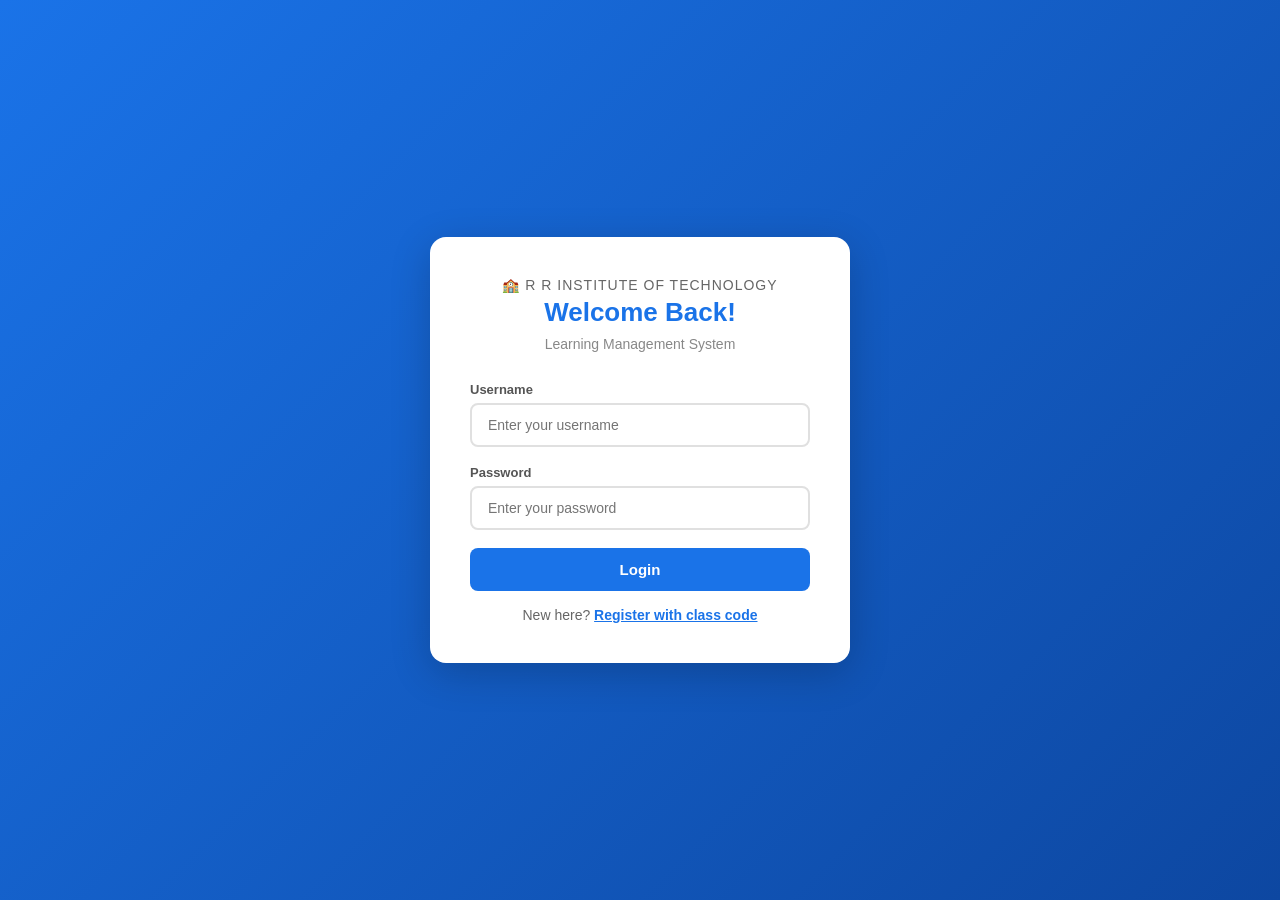
<file: student/timetable.html>
<!DOCTYPE html>
<html lang="en">
<head>
    <meta charset="UTF-8">
    <meta name="viewport" content="width=device-width, initial-scale=1.0">
    <title>Timetable</title>
    <link rel="stylesheet" href="../css/style.css">
</head>
<body>

<nav class="navbar">
    <div class="logo">🏫 LMS — Student</div>
    <div class="user-info">
        <span>👋 <strong id="navUsername"></strong></span>
        <button class="logout-btn" onclick="logout()">Logout</button>
    </div>
</nav>

<div class="layout">
    <div class="sidebar">
        <a href="dashboard.html">🏠 <span>Dashboard</span></a>
        <a href="notes.html">📚 <span>Notes</span></a>
        <a href="assignments.html">📝 <span>Assignments</span></a>
        <a href="notices.html">📢 <span>Notices</span></a>
        <a href="timetable.html" class="active">🕐 <span>Timetable</span></a>
    </div>

    <div class="main-content">
        <h1 class="page-title">🕐 Class Timetable</h1>
        <p class="page-subtitle" id="todayInfo">Loading today's schedule...</p>

        <!-- DAY TABS -->
        <div style="display:flex;gap:8px;margin-bottom:20px;flex-wrap:wrap;">
            <button class="filter-btn" id="btn-today"
                onclick="showToday()">📍 Today</button>
            <button class="filter-btn" onclick="showDay('mon',this)">Mon</button>
            <button class="filter-btn" onclick="showDay('tue',this)">Tue</button>
            <button class="filter-btn" onclick="showDay('wed',this)">Wed</button>
            <button class="filter-btn" onclick="showDay('thu',this)">Thu</button>
            <button class="filter-btn" onclick="showDay('fri',this)">Fri</button>
            <button class="filter-btn" onclick="showDay('sat',this)">Sat</button>
            <button class="filter-btn" onclick="showAll(this)">All Week</button>
        </div>

        <div id="timetableView">
            <div class="loading">Loading timetable...</div>
        </div>
    </div>
</div>

<style>
    .filter-btn {
        padding:8px 18px; border:2px solid #e0e0e0;
        border-radius:20px; background:white;
        font-size:13px; cursor:pointer;
        font-weight:500; transition:all 0.2s;
    }
    .filter-btn:hover { border-color:#1a73e8; color:#1a73e8; }
    .active-filter    { background:#1a73e8 !important;
                        color:white !important;
                        border-color:#1a73e8 !important; }

    .period-row {
        display:grid;
        grid-template-columns:60px 100px 1fr 1fr;
        align-items:center; gap:12px;
        padding:14px 16px; background:white;
        border-radius:10px; margin-bottom:8px;
        box-shadow:0 2px 6px rgba(0,0,0,0.05);
        font-size:14px;
    }
    .period-num {
        background:#1a73e8; color:white;
        border-radius:50%; width:34px; height:34px;
        display:flex; align-items:center;
        justify-content:center;
        font-weight:700; font-size:13px;
    }
    .time-badge {
        font-size:12px; color:#666;
        background:#f0f2f5; padding:4px 8px;
        border-radius:6px; white-space:nowrap;
    }
    .day-title {
        font-size:15px; font-weight:700;
        color:#1a73e8; margin-bottom:10px;
        padding:6px 14px; background:#e8f0fe;
        border-radius:8px; display:inline-block;
    }
    .today-highlight { border-left:4px solid #1a73e8; }
</style>

<script>
    const API   = 'https://lms-backend-paui.onrender.com/api';
    const token = localStorage.getItem('access_token');
    const role  = localStorage.getItem('role');

    if (!token || role !== 'student') {
        window.location.href = '../index.html';
    }

    document.getElementById('navUsername').textContent =
        localStorage.getItem('username');

    const headers  = { 'Authorization': `Bearer ${token}` };
    let allEntries = [];

    const DAY_NAMES = {
        mon:'Monday', tue:'Tuesday', wed:'Wednesday',
        thu:'Thursday', fri:'Friday', sat:'Saturday'
    };
    const DAY_ORDER = ['mon','tue','wed','thu','fri','sat'];
    const JS_TO_DAY = {
        0:null, 1:'mon', 2:'tue',
        3:'wed', 4:'thu', 5:'fri', 6:'sat'
    };

    function getTodayKey() {
        return JS_TO_DAY[new Date().getDay()];
    }

    async function loadTimetable() {
        try {
            const res  = await fetch(`${API}/timetable/`, { headers });
            allEntries = await res.json();
            showToday();
        } catch (err) {
            document.getElementById('timetableView').innerHTML =
                '<p style="color:red;">Failed to load timetable.</p>';
        }
    }

    function showToday() {
        const todayKey = getTodayKey();
        document.querySelectorAll('.filter-btn').forEach(b =>
            b.classList.remove('active-filter'));
        document.getElementById('btn-today').classList.add('active-filter');

        if (!todayKey) {
            document.getElementById('todayInfo').textContent =
                "It's Sunday — enjoy your day off! 🎉";
            renderGrouped(allEntries);
            return;
        }

        document.getElementById('todayInfo').textContent =
            `Today is ${DAY_NAMES[todayKey]} — showing today's classes`;

        const todayEntries = allEntries.filter(e => e.day === todayKey);
        renderSingleDay(todayKey, todayEntries, true);
    }

    function showDay(day, btn) {
        document.querySelectorAll('.filter-btn').forEach(b =>
            b.classList.remove('active-filter'));
        btn.classList.add('active-filter');
        document.getElementById('todayInfo').textContent =
            `Showing ${DAY_NAMES[day]}'s schedule`;
        const entries = allEntries.filter(e => e.day === day);
        renderSingleDay(day, entries, false);
    }

    function showAll(btn) {
        document.querySelectorAll('.filter-btn').forEach(b =>
            b.classList.remove('active-filter'));
        btn.classList.add('active-filter');
        document.getElementById('todayInfo').textContent =
            'Showing full week schedule';
        renderGrouped(allEntries);
    }

    function renderSingleDay(day, entries, highlight) {
        const container = document.getElementById('timetableView');
        if (entries.length === 0) {
            container.innerHTML = `
                <div class="empty-state">
                    <div class="empty-icon">📭</div>
                    <p>No classes scheduled for ${DAY_NAMES[day]}</p>
                </div>`;
            return;
        }
        entries.sort((a,b) => a.period - b.period);
        container.innerHTML = `
            <div class="day-title">📅 ${DAY_NAMES[day]}</div>
            ${entries.map(p => `
                <div class="period-row ${highlight?'today-highlight':''}">
                    <div class="period-num">P${p.period}</div>
                    <span class="time-badge">
                        ${formatTime(p.start_time)}–${formatTime(p.end_time)}
                    </span>
                    <span style="font-weight:600;">${p.subject}</span>
                    <span style="color:#666;">👨‍🏫 ${p.teacher_name}</span>
                </div>`).join('')}`;
    }

    function renderGrouped(entries) {
        const container = document.getElementById('timetableView');
        if (entries.length === 0) {
            container.innerHTML = `
                <div class="empty-state">
                    <div class="empty-icon">📭</div>
                    <p>Timetable not set up yet</p>
                </div>`;
            return;
        }

        const grouped = {};
        DAY_ORDER.forEach(d => grouped[d] = []);
        entries.forEach(e => { if(grouped[e.day]) grouped[e.day].push(e); });

        const todayKey = getTodayKey();
        let html = '';
        DAY_ORDER.forEach(day => {
            const periods = grouped[day];
            if (periods.length === 0) return;
            periods.sort((a,b) => a.period - b.period);
            const isToday = day === todayKey;
            html += `
                <div style="margin-bottom:24px;">
                    <div class="day-title" 
                         style="${isToday?'background:#1a73e8;color:white;':''}">
                        📅 ${DAY_NAMES[day]} ${isToday?'(Today)':''}
                    </div>
                    ${periods.map(p => `
                        <div class="period-row 
                             ${isToday?'today-highlight':''}">
                            <div class="period-num">P${p.period}</div>
                            <span class="time-badge">
                                ${formatTime(p.start_time)}–
                                ${formatTime(p.end_time)}
                            </span>
                            <span style="font-weight:600;">${p.subject}</span>
                            <span style="color:#666;">
                                👨‍🏫 ${p.teacher_name}
                            </span>
                        </div>`).join('')}
                </div>`;
        });
        container.innerHTML = html;
    }

    function formatTime(time) {
        const [h,m] = time.split(':');
        const hour  = parseInt(h);
        const ampm  = hour >= 12 ? 'PM' : 'AM';
        const h12   = hour % 12 || 12;
        return `${h12}:${m} ${ampm}`;
    }

    function logout() {
        localStorage.clear();
        window.location.href = '../index.html';
    }

    loadTimetable();
</script>
<div class="bottom-nav">
    <a href="dashboard.html">
        <span class="nav-icon">🏠</span>
        <span>Home</span>
    </a>
    <a href="notes.html">
        <span class="nav-icon">📚</span>
        <span>Notes</span>
    </a>
    <a href="assignments.html">
        <span class="nav-icon">📝</span>
        <span>Tasks</span>
    </a>
    <a href="notices.html">
        <span class="nav-icon">📢</span>
        <span>Notices</span>
    </a>
    <a href="timetable.html" class="active">
        <span class="nav-icon">🕐</span>
        <span>Time</span>
    </a>
</div>
</body>
</html>
</file>
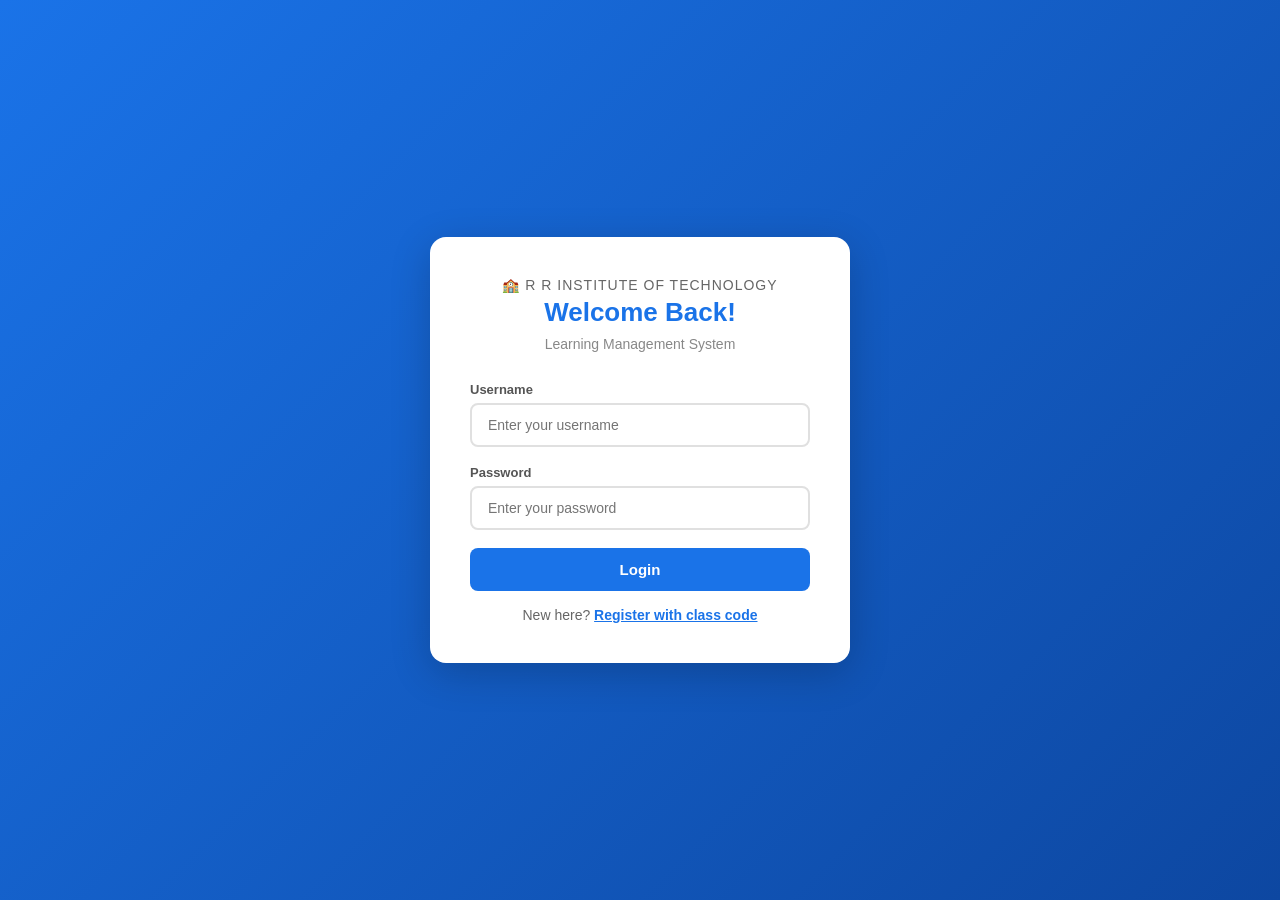
<file: teacher/assignments.html>
<!DOCTYPE html>
<html lang="en">
<head>
    <meta charset="UTF-8">
    <meta name="viewport" content="width=device-width, initial-scale=1.0">
    <title>Assignments</title>
    <link rel="stylesheet" href="../css/style.css">
</head>
<body>

<!-- NAVBAR -->
<nav class="navbar">
    <div class="logo">🏫 LMS — Teacher</div>
    <div class="user-info">
        <span>👋 <strong id="navUsername"></strong></span>
        <button class="logout-btn" onclick="logout()">Logout</button>
    </div>
</nav>

<!-- LAYOUT -->
<div class="layout">

    <!-- SIDEBAR -->
    <div class="sidebar">
        <a href="dashboard.html">🏠 <span>Dashboard</span></a>
        <a href="notes.html">📚 <span>Upload Notes</span></a>
        <a href="assignments.html" class="active">📝 <span>Assignments</span></a>
        <a href="notices.html">📢 <span>Post Notices</span></a>
        <a href="timetable.html">🕐 <span>Timetable</span></a>
    </div>

    <!-- MAIN -->
    <div class="main-content">
        <h1 class="page-title">📝 Assignments</h1>
        <p class="page-subtitle">Create and manage assignments for students</p>

        <!-- CREATE FORM -->
        <div class="card" style="max-width:600px; margin-bottom:28px;">
            <h2 style="font-size:16px; font-weight:600; margin-bottom:18px; color:#333;">
                ➕ Create New Assignment
            </h2>

            <div class="alert alert-error"   id="errorMsg"></div>
            <div class="alert alert-success" id="successMsg"></div>

            <div class="form-group">
                <label>Subject</label>
                <input type="text" id="subject" 
                    placeholder="e.g. Mathematics, CS101, Physics...">
            </div>

            <div class="form-group">
                <label>Assignment Title</label>
                <input type="text" id="title" 
                    placeholder="e.g. Unit 1 - Chapter 2 Exercise">
            </div>

            <div class="form-group">
                <label>Description</label>
                <textarea id="description" rows="3" 
                    placeholder="Describe what students need to do..."></textarea>
            </div>

            <div class="form-group">
                <label>Due Date</label>
                <input type="date" id="dueDate">
            </div>

            <div class="form-group">
                <label>Attachment (optional PDF)</label>
                <input type="file" id="assignFile" accept=".pdf">
            </div>

            <button class="btn btn-primary" onclick="createAssignment()" id="createBtn">
                📝 Create Assignment
            </button>
        </div>

        <!-- ASSIGNMENTS LIST -->
        <h2 style="font-size:17px; margin-bottom:14px; color:#333;">
            📋 All Assignments
        </h2>

        <!-- FILTER -->
        <input type="text" id="filterSubject" placeholder="🔍 Filter by subject..."
            oninput="filterAssignments()"
            style="padding:10px 16px; border-radius:8px; border:2px solid #e0e0e0;
                   font-size:14px; outline:none; width:300px; margin-bottom:16px;">

        <div id="assignmentsList">
            <div class="loading">Loading assignments...</div>
        </div>
    </div>
</div>

<script>
    const API   = 'https://lms-backend-paui.onrender.com/api';
    const token = localStorage.getItem('access_token');
    const role  = localStorage.getItem('role');

    if (!token || role !== 'teacher') {
        window.location.href = '../index.html';
    }

    document.getElementById('navUsername').textContent = localStorage.getItem('username');

    const headers = { 'Authorization': `Bearer ${token}` };
    let allAssignments = [];

    // Set minimum date to today
    document.getElementById('dueDate').min = new Date().toISOString().split('T')[0];

    // ── CREATE ASSIGNMENT ──
    async function createAssignment() {
        const subject     = document.getElementById('subject').value.trim();
        const title       = document.getElementById('title').value.trim();
        const description = document.getElementById('description').value.trim();
        const dueDate     = document.getElementById('dueDate').value;
        const fileInput   = document.getElementById('assignFile');
        const btn         = document.getElementById('createBtn');

        if (!subject)     { showError('Please enter a subject'); return; }
        if (!title)       { showError('Please enter a title'); return; }
        if (!description) { showError('Please enter a description'); return; }
        if (!dueDate)     { showError('Please select a due date'); return; }

        btn.textContent = '⏳ Creating...';
        btn.disabled = true;
        hideMessages();

        const formData = new FormData();
        formData.append('subject',     subject);
        formData.append('title',       title);
        formData.append('description', description);
        formData.append('due_date',    dueDate);
        if (fileInput.files[0]) {
            formData.append('file', fileInput.files[0]);
        }

        try {
            const res = await fetch(`${API}/assignments/`, {
                method: 'POST',
                headers: { 'Authorization': `Bearer ${token}` },
                body: formData
            });

            if (res.ok) {
                showSuccess('✅ Assignment created successfully!');
                document.getElementById('subject').value     = '';
                document.getElementById('title').value       = '';
                document.getElementById('description').value = '';
                document.getElementById('dueDate').value     = '';
                fileInput.value = '';
                loadAssignments();
            } else {
                showError('Failed to create assignment. Please try again.');
            }

        } catch (err) {
            showError('Cannot connect to server.');
        } finally {
            btn.textContent = '📝 Create Assignment';
            btn.disabled = false;
        }
    }

    // ── LOAD ASSIGNMENTS ──
    async function loadAssignments() {
        try {
            const res      = await fetch(`${API}/assignments/`, { headers });
            allAssignments = await res.json();
            renderAssignments(allAssignments);
        } catch (err) {
            document.getElementById('assignmentsList').innerHTML =
                '<p style="color:red;">Failed to load assignments.</p>';
        }
    }

    // ── FILTER ──
    function filterAssignments() {
        const query = document.getElementById('filterSubject').value.toLowerCase();
        if (query) {
            renderAssignments(allAssignments.filter(a =>
                a.subject.toLowerCase().includes(query)
            ));
        } else {
            renderAssignments(allAssignments);
        }
    }

    // ── RENDER ──
    function renderAssignments(assignments) {
        const container = document.getElementById('assignmentsList');
        if (assignments.length === 0) {
            container.innerHTML = `
                <div class="empty-state">
                    <div class="empty-icon">📭</div>
                    <p>No assignments yet. Create your first one above!</p>
                </div>`;
            return;
        }

        container.innerHTML = assignments.map(a => {
            const today   = new Date();
            const due     = new Date(a.due_date);
            const daysLeft = Math.ceil((due - today) / (1000 * 60 * 60 * 24));
            const dueBadge = daysLeft < 0
                ? `<span style="color:#ea4335; font-weight:600;">⚠️ Overdue</span>`
                : daysLeft === 0
                ? `<span style="color:#fa7b17; font-weight:600;">⚠️ Due Today!</span>`
                : `<span style="color:#34a853; font-weight:600;">✅ ${daysLeft} days left</span>`;

            return `
            <div class="card" id="assign-${a.id}">
                <div class="card-header">
                    <div>
                        <span class="card-title">${a.title}</span>
                        <p class="card-meta" style="margin-top:4px;">${a.description}</p>
                    </div>
                    <span style="background:#e8f0fe; color:#1a73e8; padding:4px 12px;
                                 border-radius:20px; font-size:12px; font-weight:600;
                                 white-space:nowrap;">
                        ${a.subject}
                    </span>
                </div>

                <div style="display:flex; align-items:center;
                            justify-content:space-between; margin-top:12px;
                            flex-wrap:wrap; gap:8px;">
                    <div>
                        <p class="card-meta">
                            📅 Due: <strong>${a.due_date}</strong> • ${dueBadge}
                        </p>
                        <p class="card-meta">By ${a.created_by}</p>
                    </div>
                    <div style="display:flex; gap:8px;">
                        ${a.file ? `
                        <a href="${a.file}" target="_blank">
                            <button class="btn btn-success"
                                style="width:auto; padding:7px 14px; font-size:13px;">
                                📎 View File
                            </button>
                        </a>` : ''}
                        <button class="btn btn-danger"
                            onclick="deleteAssignment(${a.id})">
                            🗑️ Delete
                        </button>
                    </div>
                </div>
            </div>`;
        }).join('');
    }

    // ── DELETE ──
    async function deleteAssignment(id) {
        if (!confirm('Delete this assignment?')) return;
        try {
            const res = await fetch(`${API}/assignments/${id}/`, {
                method: 'DELETE', headers
            });
            if (res.ok) {
                document.getElementById(`assign-${id}`).remove();
                allAssignments = allAssignments.filter(a => a.id !== id);
                showSuccess('🗑️ Assignment deleted!');
            }
        } catch (err) {
            showError('Failed to delete.');
        }
    }

    // ── HELPERS ──
    function showError(msg) {
        const el = document.getElementById('errorMsg');
        el.textContent = msg;
        el.style.display = 'block';
        document.getElementById('successMsg').style.display = 'none';
    }

    function showSuccess(msg) {
        const el = document.getElementById('successMsg');
        el.textContent = msg;
        el.style.display = 'block';
        document.getElementById('errorMsg').style.display = 'none';
    }

    function hideMessages() {
        document.getElementById('errorMsg').style.display   = 'none';
        document.getElementById('successMsg').style.display = 'none';
    }

    function logout() {
        localStorage.clear();
        window.location.href = '../index.html';
    }

    loadAssignments();
</script>
<div class="bottom-nav">
    <a href="dashboard.html">
        <span class="nav-icon">🏠</span>
        <span>Home</span>
    </a>
    <a href="notes.html">
        <span class="nav-icon">📚</span>
        <span>Notes</span>
    </a>
    <a href="assignments.html" class="active">
        <span class="nav-icon">📝</span>
        <span>Tasks</span>
    </a>
    <a href="notices.html">
        <span class="nav-icon">📢</span>
        <span>Notices</span>
    </a>
    <a href="timetable.html">
        <span class="nav-icon">🕐</span>
        <span>Time</span>
    </a>
</div>
</body>
</html>
</file>
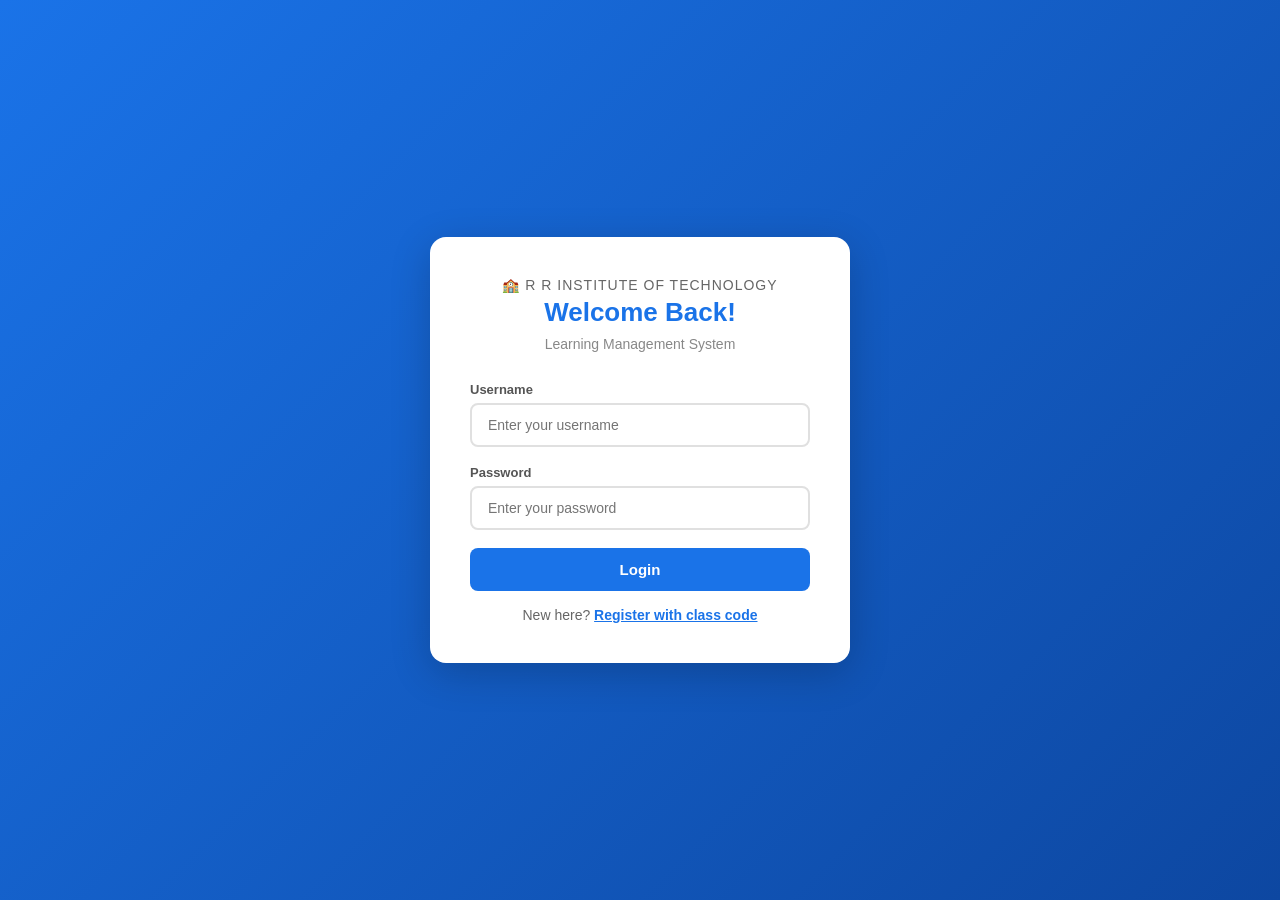
<file: teacher/dashboard.html>
<!DOCTYPE html>
<html lang="en">
<head>
    <meta charset="UTF-8">
    <meta name="viewport" content="width=device-width, initial-scale=1.0">
    <title>Teacher Dashboard</title>
    <link rel="stylesheet" href="../css/style.css">
</head>
<body>

<!-- NAVBAR -->
<nav class="navbar">
    <div class="logo">🏫 LMS — Teacher</div>
    <div class="user-info">
        <span>👋 <strong id="navUsername"></strong></span>
        <button class="logout-btn" onclick="logout()">Logout</button>
    </div>
</nav>

<!-- LAYOUT -->
<div class="layout">

    <!-- SIDEBAR -->
    <div class="sidebar">
        <a href="dashboard.html" class="active">🏠 <span>Dashboard</span></a>
        <a href="notes.html">📚 <span>Upload Notes</span></a>
        <a href="assignments.html">📝 <span>Assignments</span></a>
        <a href="notices.html">📢 <span>Post Notices</span></a>
        <a href="timetable.html">🕐 <span>Timetable</span></a>
    </div>

    <!-- MAIN -->
    <div class="main-content">
        <h1 class="page-title">Teacher Dashboard</h1>
        <p class="page-subtitle">Manage your class from here</p>

        <!-- STATS -->
        <div class="stats-grid">
            <div class="stat-card">
                <div class="stat-number" id="notesCount">...</div>
                <div class="stat-label">📚 Notes Uploaded</div>
            </div>
            <div class="stat-card">
                <div class="stat-number" id="assignmentsCount">...</div>
                <div class="stat-label">📝 Assignments</div>
            </div>
            <div class="stat-card">
                <div class="stat-number" id="noticesCount">...</div>
                <div class="stat-label">📢 Notices Posted</div>
            </div>
            <div class="stat-card">
                <div class="stat-number">60</div>
                <div class="stat-label">👥 Students</div>
            </div>
        </div>

        <!-- QUICK ACTIONS -->
        <h2 style="font-size:17px; margin-bottom:14px; color:#333;">⚡ Quick Actions</h2>
        <div style="display:grid; grid-template-columns: repeat(auto-fit, minmax(200px, 1fr)); gap:16px; margin-bottom:28px;">
            <a href="notes.html" style="text-decoration:none;">
                <div class="card" style="text-align:center; cursor:pointer; border:2px solid #e8f0fe;">
                    <div style="font-size:36px; margin-bottom:8px;">📚</div>
                    <div style="font-weight:600; color:#1a73e8;">Upload Notes</div>
                    <div style="font-size:13px; color:#888; margin-top:4px;">Add PDF notes for students</div>
                </div>
            </a>
            <a href="assignments.html" style="text-decoration:none;">
                <div class="card" style="text-align:center; cursor:pointer; border:2px solid #e6f4ea;">
                    <div style="font-size:36px; margin-bottom:8px;">📝</div>
                    <div style="font-weight:600; color:#34a853;">Create Assignment</div>
                    <div style="font-size:13px; color:#888; margin-top:4px;">Set assignments with due dates</div>
                </div>
            </a>
            <a href="notices.html" style="text-decoration:none;">
                <div class="card" style="text-align:center; cursor:pointer; border:2px solid #fce8e6;">
                    <div style="font-size:36px; margin-bottom:8px;">📢</div>
                    <div style="font-weight:600; color:#ea4335;">Post Notice</div>
                    <div style="font-size:13px; color:#888; margin-top:4px;">Announce holidays & events</div>
                </div>
            </a>
            <a href="timetable.html" style="text-decoration:none;">
                <div class="card" style="text-align:center; cursor:pointer; border:2px solid #fff3e0;">
                    <div style="font-size:36px; margin-bottom:8px;">🕐</div>
                    <div style="font-weight:600; color:#fa7b17;">Timetable</div>
                    <div style="font-size:13px; color:#888; margin-top:4px;">Manage class schedule</div>
                </div>
            </a>
        </div>

        <!-- RECENT NOTES -->
        <h2 style="font-size:17px; margin-bottom:14px; color:#333;">📚 Recently Uploaded Notes</h2>
        <div id="notesList">
            <div class="loading">Loading...</div>
        </div>

    </div>
</div>

<script>
    const API = 'https://lms-backend-paui.onrender.com/api';
    const token = localStorage.getItem('access_token');
    const role  = localStorage.getItem('role');

    // Check login
    if (!token || role !== 'teacher') {
        window.location.href = '../index.html';
    }

    document.getElementById('navUsername').textContent = localStorage.getItem('username');

    const headers = { 'Authorization': `Bearer ${token}` };

    async function loadDashboard() {
        try {
            const [notesRes, assignRes, noticeRes] = await Promise.all([
                fetch(`${API}/notes/`, { headers }),
                fetch(`${API}/assignments/`, { headers }),
                fetch(`${API}/notices/`, { headers })
            ]);

            const notes       = await notesRes.json();
            const assignments = await assignRes.json();
            const notices     = await noticeRes.json();

            document.getElementById('notesCount').textContent       = notes.length;
            document.getElementById('assignmentsCount').textContent  = assignments.length;
            document.getElementById('noticesCount').textContent      = notices.length;

            renderNotes(notes.slice(0, 5));

        } catch (err) {
            console.error(err);
        }
    }

    function renderNotes(notes) {
        const container = document.getElementById('notesList');
        if (notes.length === 0) {
            container.innerHTML = `
                <div class="empty-state">
                    <div class="empty-icon">📭</div>
                    <p>No notes uploaded yet. <a href="notes.html">Upload your first note!</a></p>
                </div>`;
            return;
        }
        container.innerHTML = notes.map(n => `
            <div class="card">
                <div class="card-header">
                    <span class="card-title">${n.title}</span>
                    <span class="badge badge-${n.subject}">${n.subject}</span>
                </div>
                <p class="card-meta">
                    Uploaded on ${formatDate(n.created_at)} •
                     <a href="${n.file}" target="_blank">View PDF</a>
                </p>
            </div>
        `).join('');
    }

    function formatDate(dateStr) {
        return new Date(dateStr).toLocaleDateString('en-IN', {
            day: 'numeric', month: 'short', year: 'numeric'
        });
    }

    function logout() {
        localStorage.clear();
        window.location.href = '../index.html';
    }

    loadDashboard();
</script>
<div class="bottom-nav">
    <a href="dashboard.html" class="active">
        <span class="nav-icon">🏠</span>
        <span>Home</span>
    </a>
    <a href="notes.html">
        <span class="nav-icon">📚</span>
        <span>Notes</span>
    </a>
    <a href="assignments.html">
        <span class="nav-icon">📝</span>
        <span>Tasks</span>
    </a>
    <a href="notices.html">
        <span class="nav-icon">📢</span>
        <span>Notices</span>
    </a>
    <a href="timetable.html">
        <span class="nav-icon">🕐</span>
        <span>Time</span>
    </a>
</div>
</body>
</html>
</file>
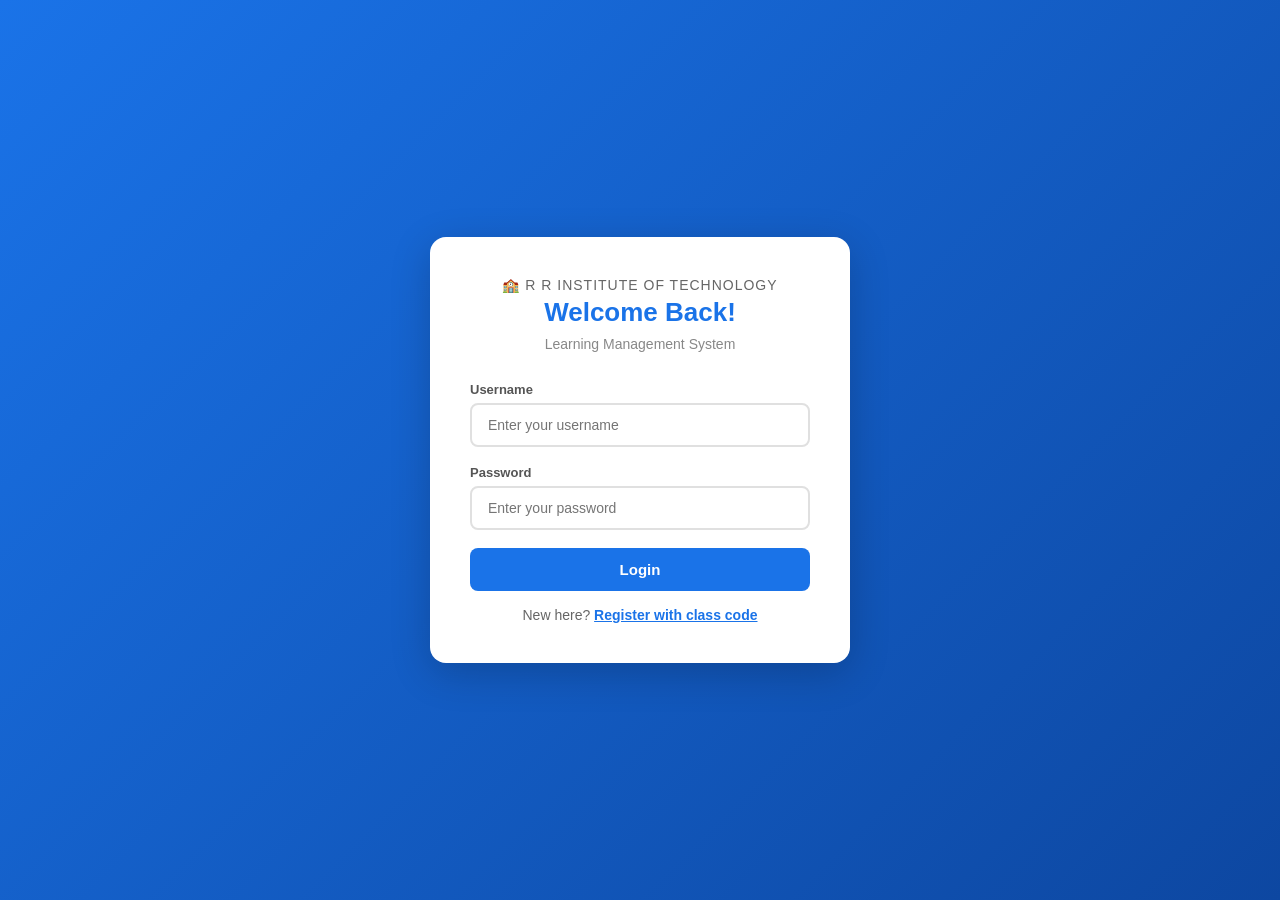
<file: teacher/notes.html>
<!DOCTYPE html>
<html lang="en">
<head>
    <meta charset="UTF-8">
    <meta name="viewport" content="width=device-width, initial-scale=1.0">
    <title>Upload Notes</title>
    <link rel="stylesheet" href="../css/style.css">
</head>
<body>

<!-- NAVBAR -->
<nav class="navbar">
    <div class="logo">🏫 LMS — Teacher</div>
    <div class="user-info">
        <span>👋 <strong id="navUsername"></strong></span>
        <button class="logout-btn" onclick="logout()">Logout</button>
    </div>
</nav>

<!-- LAYOUT -->
<div class="layout">

    <!-- SIDEBAR -->
    <div class="sidebar">
        <a href="dashboard.html">🏠 <span>Dashboard</span></a>
        <a href="notes.html" class="active">📚 <span>Upload Notes</span></a>
        <a href="assignments.html">📝 <span>Assignments</span></a>
        <a href="notices.html">📢 <span>Post Notices</span></a>
        <a href="timetable.html">🕐 <span>Timetable</span></a>
    </div>

    <!-- MAIN -->
    <div class="main-content">
        <h1 class="page-title">📚 Upload Notes</h1>
        <p class="page-subtitle">Upload subject-wise PDF notes for students</p>

        <!-- UPLOAD FORM -->
        <div class="card" style="max-width: 600px; margin-bottom: 28px;">
            <h2 style="font-size:16px; font-weight:600; margin-bottom:18px; color:#333;">
                ➕ Upload New Note
            </h2>

            <div class="alert alert-error"   id="errorMsg"></div>
            <div class="alert alert-success" id="successMsg"></div>

            <!-- <div class="form-group">
                <label>Subject</label>
                <select id="subject">
                    <option value="">-- Select Subject --</option>
                    <option value="math">Mathematics</option>
                    <option value="science">Science</option>
                    <option value="english">English</option>
                    <option value="history">History</option>
                    <option value="geography">Geography</option>
                    <option value="physics">Physics</option>
                    <option value="chemistry">Chemistry</option>
                    <option value="biology">Biology</option>
                    <option value="cs">Computer Science</option>
                </select>
            </div> -->
            <div class="form-group">
                 <label>Subject</label>
                 <input type="text" id="subject" placeholder="e.g. Mathematics, CS101, Physics...">
            </div>

            <div class="form-group">
                <label>Title</label>
                <input type="text" id="title" placeholder="e.g. Chapter 1 - Algebra">
            </div>

            <div class="form-group">
                <label>Description (optional)</label>
                <textarea id="description" rows="3" 
                    placeholder="Brief description of this note..."></textarea>
            </div>

            <div class="form-group">
                <label>PDF File</label>
                <input type="file" id="pdfFile" accept=".pdf">
            </div>

            <button class="btn btn-primary" onclick="uploadNote()" id="uploadBtn">
                📤 Upload Note
            </button>
        </div>

        <!-- NOTES LIST -->
        <h2 style="font-size:17px; margin-bottom:14px; color:#333;">
            📋 All Uploaded Notes
        </h2>

        <!-- FILTER BY SUBJECT -->
        <div style="margin-bottom:16px;">
            <!-- <select id="filterSubject" onchange="filterNotes()" 
                style="padding:8px 16px; border-radius:8px; border:2px solid #e0e0e0; 
                       font-size:14px; outline:none; cursor:pointer;">
                <option value="">All Subjects</option>
                <option value="math">Mathematics</option>
                <option value="science">Science</option>
                <option value="english">English</option>
                <option value="history">History</option>
                <option value="geography">Geography</option>
                <option value="physics">Physics</option>
                <option value="chemistry">Chemistry</option>
                <option value="biology">Biology</option>
                <option value="cs">Computer Science</option>
            </select> -->
            <input type="text" id="filterSubject" placeholder="🔍 Filter by subject name..." 
             oninput="filterNotes()"
             style="padding:10px 16px; border-radius:8px; border:2px solid #e0e0e0; 
           font-size:14px; outline:none; width:300px;">
        </div>

        <div id="notesList">
            <div class="loading">Loading notes...</div>
        </div>
    </div>
</div>

<script>
    const API = 'https://lms-backend-paui.onrender.com/api';
    const token = localStorage.getItem('access_token');
    const role  = localStorage.getItem('role');

    // Check login
    if (!token || role !== 'teacher') {
        window.location.href = '../index.html';
    }

    document.getElementById('navUsername').textContent = localStorage.getItem('username');

    const headers = { 'Authorization': `Bearer ${token}` };

    // Store all notes
    let allNotes = [];

    // ── UPLOAD NOTE ──
    async function uploadNote() {
        const subject     = document.getElementById('subject').value;
        const title       = document.getElementById('title').value.trim();
        const description = document.getElementById('description').value.trim();
        const fileInput   = document.getElementById('pdfFile');
        const btn         = document.getElementById('uploadBtn');

        // Validation
        if (!subject) { showError('Please select a subject'); return; }
        if (!title)   { showError('Please enter a title'); return; }
        if (!fileInput.files[0]) { showError('Please select a PDF file'); return; }

        btn.textContent = '⏳ Uploading...';
        btn.disabled = true;
        hideMessages();

        // Use FormData for file upload
        const formData = new FormData();
        formData.append('subject',     subject);
        formData.append('title',       title);
        formData.append('description', description);
        formData.append('file',        fileInput.files[0]);

        try {
            const res = await fetch(`${API}/notes/`, {
                method: 'POST',
                headers: { 'Authorization': `Bearer ${token}` },
                body: formData
            });

            const data = await res.json();

            if (res.ok) {
                showSuccess('✅ Note uploaded successfully!');
                // Clear form
                document.getElementById('subject').value     = '';
                document.getElementById('title').value       = '';
                document.getElementById('description').value = '';
                fileInput.value = '';
                // Reload notes list
                loadNotes();
            } else {
                showError('Upload failed. Please try again.');
            }

        } catch (err) {
            showError('Cannot connect to server.');
        } finally {
            btn.textContent = '📤 Upload Note';
            btn.disabled = false;
        }
    }

    // ── LOAD ALL NOTES ──
    async function loadNotes() {
        try {
            const res  = await fetch(`${API}/notes/`, { headers });
            allNotes   = await res.json();
            renderNotes(allNotes);
        } catch (err) {
            document.getElementById('notesList').innerHTML = 
                '<p style="color:red;">Failed to load notes.</p>';
        }
    }

    // ── FILTER NOTES ──
    function filterNotes() {
        const subject = document.getElementById('filterSubject').value;
        if (subject) {
            renderNotes(allNotes.filter(n => n.subject === subject));
        } else {
            renderNotes(allNotes);
        }
    }

    // ── RENDER NOTES ──
    function renderNotes(notes) {
        const container = document.getElementById('notesList');
        if (notes.length === 0) {
            container.innerHTML = `
                <div class="empty-state">
                    <div class="empty-icon">📭</div>
                    <p>No notes found. Upload your first note above!</p>
                </div>`;
            return;
        }
        container.innerHTML = notes.map(n => `
            <div class="card" id="note-${n.id}">
                <div class="card-header">
                    <div>
                        <span class="card-title">${n.title}</span>
                        <p class="card-meta" style="margin-top:4px;">
                            ${n.description || 'No description'}
                        </p>
                    </div>
                    <span class="badge badge-${n.subject}">${n.subject}</span>
                </div>
                <div style="display:flex; align-items:center; 
                            justify-content:space-between; margin-top:12px;">
                    <p class="card-meta">
                        📅 ${formatDate(n.created_at)} • By ${n.uploaded_by}
                    </p>
                    <div style="display:flex; gap:8px;">
                        <a href="${n.file}" target="_blank">       
                            <button class="btn btn-success" 
                                style="width:auto; padding:7px 14px; font-size:13px;">
                                👁️ View PDF
                            </button>
                        </a>
                        <a href="${n.file}" download target="_blank">       
                        <button class="btn" 
                         style="background:#34a853;color:white;width:auto;
                         padding:7px 14px; font-size:13px;">
                         ⬇️ Download
                           </button>
                        </a>
                        <button class="btn btn-danger" onclick="deleteNote(${n.id})">
                            🗑️ Delete
                        </button>
                    </div>
                </div>
            </div>
        `).join('');
    }

    // ── DELETE NOTE ──
    async function deleteNote(id) {
        if (!confirm('Are you sure you want to delete this note?')) return;

        try {
            const res = await fetch(`${API}/notes/${id}/`, {
                method: 'DELETE',
                headers
            });

            if (res.ok) {
                // Remove from page instantly
                document.getElementById(`note-${id}`).remove();
                allNotes = allNotes.filter(n => n.id !== id);
                showSuccess('🗑️ Note deleted successfully!');
            }
        } catch (err) {
            showError('Failed to delete note.');
        }
    }

    // ── HELPERS ──
    function formatDate(dateStr) {
        return new Date(dateStr).toLocaleDateString('en-IN', {
            day: 'numeric', month: 'short', year: 'numeric'
        });
    }

    function showError(msg) {
        const el = document.getElementById('errorMsg');
        el.textContent = msg;
        el.style.display = 'block';
        document.getElementById('successMsg').style.display = 'none';
    }

    function showSuccess(msg) {
        const el = document.getElementById('successMsg');
        el.textContent = msg;
        el.style.display = 'block';
        document.getElementById('errorMsg').style.display = 'none';
    }

    function hideMessages() {
        document.getElementById('errorMsg').style.display   = 'none';
        document.getElementById('successMsg').style.display = 'none';
    }

    function logout() {
        localStorage.clear();
        window.location.href = '../index.html';
    }

    // Load notes on page open
    loadNotes();
</script>
<div class="bottom-nav">
    <a href="dashboard.html">
        <span class="nav-icon">🏠</span>
        <span>Home</span>
    </a>
    <a href="notes.html" class="active">
        <span class="nav-icon">📚</span>
        <span>Notes</span>
    </a>
    <a href="assignments.html">
        <span class="nav-icon">📝</span>
        <span>Tasks</span>
    </a>
    <a href="notices.html">
        <span class="nav-icon">📢</span>
        <span>Notices</span>
    </a>
    <a href="timetable.html">
        <span class="nav-icon">🕐</span>
        <span>Time</span>
    </a>
</div>
</body>
</html>
</file>
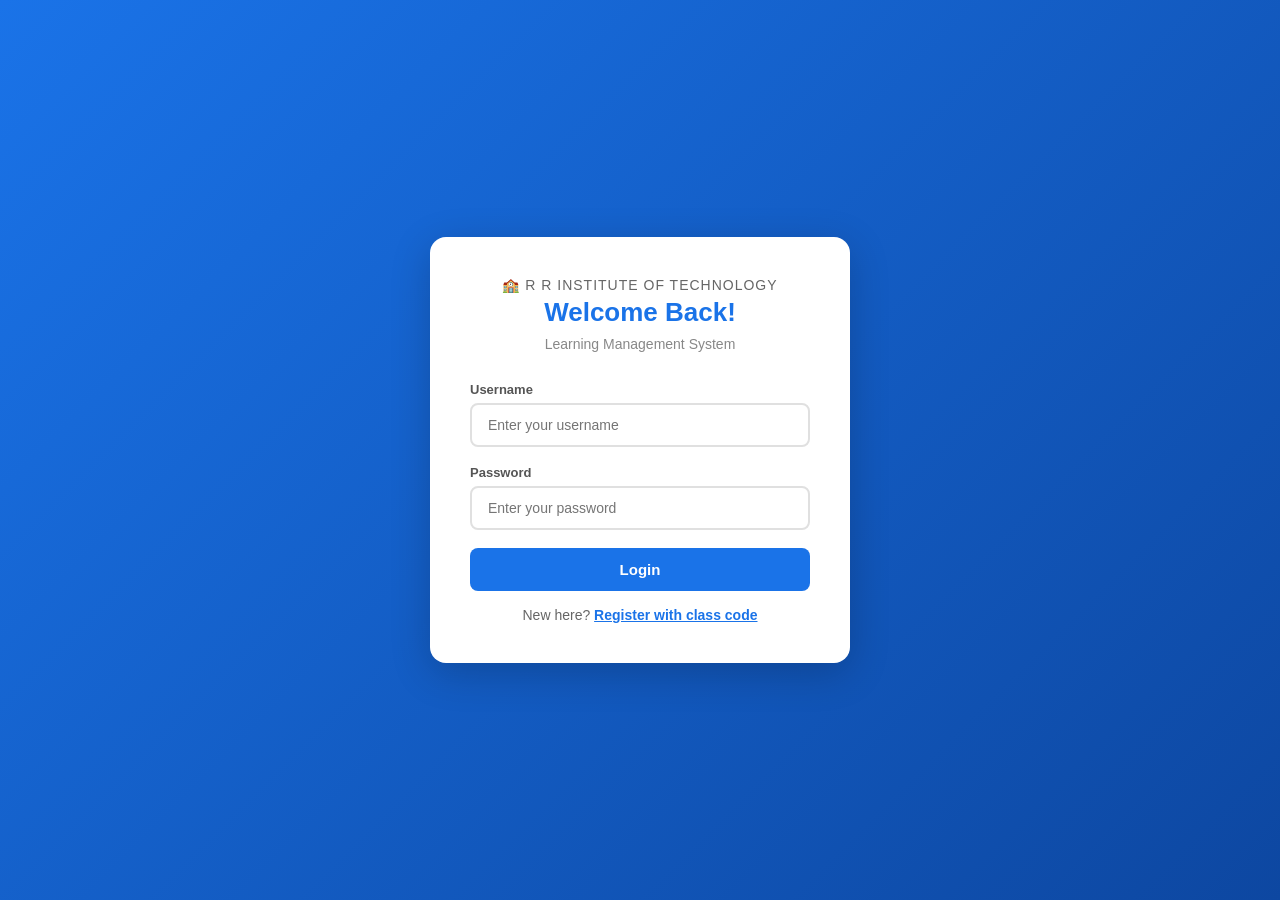
<file: teacher/notices.html>
<!DOCTYPE html>
<html lang="en">
<head>
    <meta charset="UTF-8">
    <meta name="viewport" content="width=device-width, initial-scale=1.0">
    <title>Post Notices</title>
    <link rel="stylesheet" href="../css/style.css">
</head>
<body>

<!-- NAVBAR -->
<nav class="navbar">
    <div class="logo">🏫 LMS — Teacher</div>
    <div class="user-info">
        <span>👋 <strong id="navUsername"></strong></span>
        <button class="logout-btn" onclick="logout()">Logout</button>
    </div>
</nav>

<!-- LAYOUT -->
<div class="layout">

    <!-- SIDEBAR -->
    <div class="sidebar">
        <a href="dashboard.html">🏠 <span>Dashboard</span></a>
        <a href="notes.html">📚 <span>Upload Notes</span></a>
        <a href="assignments.html">📝 <span>Assignments</span></a>
        <a href="notices.html" class="active">📢 <span>Post Notices</span></a>
        <a href="timetable.html">🕐 <span>Timetable</span></a>
    </div>

    <!-- MAIN -->
    <div class="main-content">
        <h1 class="page-title">📢 Post Notices</h1>
        <p class="page-subtitle">Announce holidays, events and important updates</p>

        <!-- POST FORM -->
        <div class="card" style="max-width:600px; margin-bottom:28px;">
            <h2 style="font-size:16px; font-weight:600; margin-bottom:18px; color:#333;">
                ➕ Post New Notice
            </h2>

            <div class="alert alert-error"   id="errorMsg"></div>
            <div class="alert alert-success" id="successMsg"></div>

            <div class="form-group">
                <label>Category</label>
                <select id="category">
                    <option value="general">📌 General</option>
                    <option value="holiday">🏖️ Holiday</option>
                    <option value="event">🎉 Event</option>
                </select>
            </div>

            <div class="form-group">
                <label>Title</label>
                <input type="text" id="title" 
                    placeholder="e.g. Diwali Holiday Announcement">
            </div>

            <div class="form-group">
                <label>Content</label>
                <textarea id="content" rows="4" 
                    placeholder="Write your notice here..."></textarea>
            </div>

            <button class="btn btn-primary" onclick="postNotice()" id="postBtn">
                📢 Post Notice
            </button>
        </div>

        <!-- NOTICES LIST -->
        <h2 style="font-size:17px; margin-bottom:14px; color:#333;">
            📋 All Notices
        </h2>

        <!-- FILTER BY CATEGORY -->
        <div style="display:flex; gap:10px; margin-bottom:16px; flex-wrap:wrap;">
            <button class="filter-btn active-filter" onclick="filterNotices('all', this)">
                All
            </button>
            <button class="filter-btn" onclick="filterNotices('general', this)">
                📌 General
            </button>
            <button class="filter-btn" onclick="filterNotices('holiday', this)">
                🏖️ Holiday
            </button>
            <button class="filter-btn" onclick="filterNotices('event', this)">
                🎉 Event
            </button>
        </div>

        <div id="noticesList">
            <div class="loading">Loading notices...</div>
        </div>
    </div>
</div>

<style>
    .filter-btn {
        padding: 8px 18px;
        border: 2px solid #e0e0e0;
        border-radius: 20px;
        background: white;
        font-size: 13px;
        cursor: pointer;
        font-weight: 500;
        transition: all 0.2s;
    }
    .filter-btn:hover {
        border-color: #1a73e8;
        color: #1a73e8;
    }
    .active-filter {
        background: #1a73e8;
        color: white !important;
        border-color: #1a73e8;
    }

    .notice-card {
        border-left: 4px solid #e0e0e0;
    }
    .notice-card.holiday { border-left-color: #ea4335; }
    .notice-card.event   { border-left-color: #34a853; }
    .notice-card.general { border-left-color: #1a73e8; }
</style>

<script>
    const API   = 'https://lms-backend-paui.onrender.com/api';
    const token = localStorage.getItem('access_token');
    const role  = localStorage.getItem('role');

    if (!token || role !== 'teacher') {
        window.location.href = '../index.html';
    }

    document.getElementById('navUsername').textContent = localStorage.getItem('username');

    const headers = { 'Authorization': `Bearer ${token}` };
    let allNotices = [];

    // ── POST NOTICE ──
    async function postNotice() {
        const category = document.getElementById('category').value;
        const title    = document.getElementById('title').value.trim();
        const content  = document.getElementById('content').value.trim();
        const btn      = document.getElementById('postBtn');

        if (!title)   { showError('Please enter a title'); return; }
        if (!content) { showError('Please enter notice content'); return; }

        btn.textContent = '⏳ Posting...';
        btn.disabled = true;
        hideMessages();

        try {
            const res = await fetch(`${API}/notices/`, {
                method: 'POST',
                headers: {
                    'Authorization': `Bearer ${token}`,
                    'Content-Type': 'application/json'
                },
                body: JSON.stringify({ category, title, content })
            });

            if (res.ok) {
                showSuccess('✅ Notice posted successfully!');
                document.getElementById('title').value   = '';
                document.getElementById('content').value = '';
                document.getElementById('category').value = 'general';
                loadNotices();
            } else {
                showError('Failed to post notice. Please try again.');
            }

        } catch (err) {
            showError('Cannot connect to server.');
        } finally {
            btn.textContent = '📢 Post Notice';
            btn.disabled = false;
        }
    }

    // ── LOAD NOTICES ──
    async function loadNotices() {
        try {
            const res  = await fetch(`${API}/notices/`, { headers });
            allNotices = await res.json();
            renderNotices(allNotices);
        } catch (err) {
            document.getElementById('noticesList').innerHTML =
                '<p style="color:red;">Failed to load notices.</p>';
        }
    }

    // ── FILTER ──
    function filterNotices(category, btn) {
        // Update active button style
        document.querySelectorAll('.filter-btn').forEach(b => {
            b.classList.remove('active-filter');
            b.style.color = '';
        });
        btn.classList.add('active-filter');

        if (category === 'all') {
            renderNotices(allNotices);
        } else {
            renderNotices(allNotices.filter(n => n.category === category));
        }
    }

    // ── RENDER ──
    function renderNotices(notices) {
        const container = document.getElementById('noticesList');
        if (notices.length === 0) {
            container.innerHTML = `
                <div class="empty-state">
                    <div class="empty-icon">📭</div>
                    <p>No notices yet. Post your first notice above!</p>
                </div>`;
            return;
        }

        const categoryIcon = {
            holiday: '🏖️',
            event:   '🎉',
            general: '📌'
        };

        container.innerHTML = notices.map(n => `
            <div class="card notice-card ${n.category}" id="notice-${n.id}">
                <div class="card-header">
                    <div>
                        <span class="card-title">
                            ${categoryIcon[n.category]} ${n.title}
                        </span>
                        <p style="font-size:14px; color:#555; margin-top:8px; 
                                  line-height:1.5;">
                            ${n.content}
                        </p>
                    </div>
                    <span class="badge badge-${n.category}" 
                          style="white-space:nowrap; margin-left:12px;">
                        ${n.category}
                    </span>
                </div>
                <div style="display:flex; align-items:center;
                            justify-content:space-between; margin-top:12px;">
                    <p class="card-meta">
                        📅 ${formatDate(n.created_at)} • By ${n.posted_by}
                    </p>
                    <button class="btn btn-danger" onclick="deleteNotice(${n.id})">
                        🗑️ Delete
                    </button>
                </div>
            </div>
        `).join('');
    }

    // ── DELETE ──
    async function deleteNotice(id) {
        if (!confirm('Delete this notice?')) return;
        try {
            const res = await fetch(`${API}/notices/${id}/`, {
                method: 'DELETE', headers
            });
            if (res.ok) {
                document.getElementById(`notice-${id}`).remove();
                allNotices = allNotices.filter(n => n.id !== id);
                showSuccess('🗑️ Notice deleted!');
            }
        } catch (err) {
            showError('Failed to delete.');
        }
    }

    // ── HELPERS ──
    function formatDate(dateStr) {
        return new Date(dateStr).toLocaleDateString('en-IN', {
            day: 'numeric', month: 'short', year: 'numeric'
        });
    }

    function showError(msg) {
        const el = document.getElementById('errorMsg');
        el.textContent = msg;
        el.style.display = 'block';
        document.getElementById('successMsg').style.display = 'none';
    }

    function showSuccess(msg) {
        const el = document.getElementById('successMsg');
        el.textContent = msg;
        el.style.display = 'block';
        document.getElementById('errorMsg').style.display = 'none';
    }

    function hideMessages() {
        document.getElementById('errorMsg').style.display   = 'none';
        document.getElementById('successMsg').style.display = 'none';
    }

    function logout() {
        localStorage.clear();
        window.location.href = '../index.html';
    }

    loadNotices();
</script>
<div class="bottom-nav">
    <a href="dashboard.html">
        <span class="nav-icon">🏠</span>
        <span>Home</span>
    </a>
    <a href="notes.html">
        <span class="nav-icon">📚</span>
        <span>Notes</span>
    </a>
    <a href="assignments.html">
        <span class="nav-icon">📝</span>
        <span>Tasks</span>
    </a>
    <a href="notices.html" class="active">
        <span class="nav-icon">📢</span>
        <span>Notices</span>
    </a>
    <a href="timetable.html">
        <span class="nav-icon">🕐</span>
        <span>Time</span>
    </a>
</div>
</body>
</html>
</file>
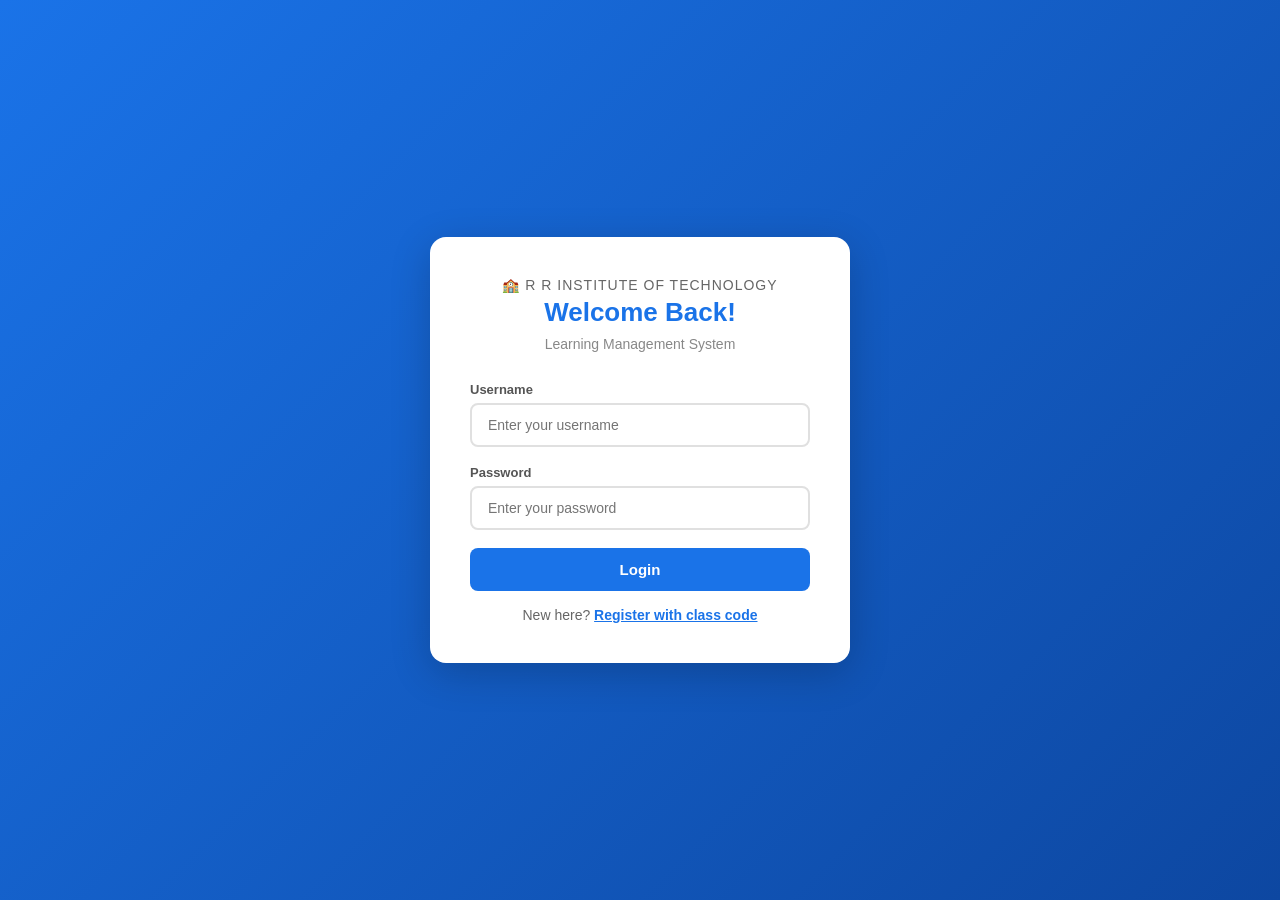
<file: teacher/timetable.html>
<!DOCTYPE html>
<html lang="en">
<head>
    <meta charset="UTF-8">
    <meta name="viewport" content="width=device-width, initial-scale=1.0">
    <title>Timetable</title>
    <link rel="stylesheet" href="../css/style.css">
</head>
<body>

<!-- NAVBAR -->
<nav class="navbar">
    <div class="logo">🏫 LMS — Teacher</div>
    <div class="user-info">
        <span>👋 <strong id="navUsername"></strong></span>
        <button class="logout-btn" onclick="logout()">Logout</button>
    </div>
</nav>

<!-- LAYOUT -->
<div class="layout">

    <!-- SIDEBAR -->
    <div class="sidebar">
        <a href="dashboard.html">🏠 <span>Dashboard</span></a>
        <a href="notes.html">📚 <span>Upload Notes</span></a>
        <a href="assignments.html">📝 <span>Assignments</span></a>
        <a href="notices.html">📢 <span>Post Notices</span></a>
        <a href="timetable.html" class="active">🕐 <span>Timetable</span></a>
    </div>

    <!-- MAIN -->
    <div class="main-content">
        <h1 class="page-title">🕐 Class Timetable</h1>
        <p class="page-subtitle">Manage the weekly class schedule</p>

        <!-- ADD PERIOD FORM -->
        <div class="card" style="max-width:650px; margin-bottom:28px;">
            <h2 style="font-size:16px; font-weight:600; margin-bottom:18px; color:#333;">
                ➕ Add New Period
            </h2>

            <div class="alert alert-error"   id="errorMsg"></div>
            <div class="alert alert-success" id="successMsg"></div>

            <div style="display:grid; grid-template-columns:1fr 1fr; gap:16px;">
                <div class="form-group">
                    <label>Day</label>
                    <select id="day">
                        <option value="mon">Monday</option>
                        <option value="tue">Tuesday</option>
                        <option value="wed">Wednesday</option>
                        <option value="thu">Thursday</option>
                        <option value="fri">Friday</option>
                        <option value="sat">Saturday</option>
                    </select>
                </div>

                <div class="form-group">
                    <label>Period Number</label>
                    <input type="number" id="period" 
                        placeholder="e.g. 1" min="1" max="10">
                </div>

                <div class="form-group">
                    <label>Subject</label>
                    <input type="text" id="subject" 
                        placeholder="e.g. Mathematics">
                </div>

                <div class="form-group">
                    <label>Teacher Name</label>
                    <input type="text" id="teacherName" 
                        placeholder="e.g. Mr. Kumar">
                </div>

                <div class="form-group">
                    <label>Start Time</label>
                    <input type="time" id="startTime">
                </div>

                <div class="form-group">
                    <label>End Time</label>
                    <input type="time" id="endTime">
                </div>
            </div>

            <button class="btn btn-primary" onclick="addPeriod()" id="addBtn">
                ➕ Add Period
            </button>
        </div>

        <!-- TIMETABLE VIEW -->
        <h2 style="font-size:17px; margin-bottom:14px; color:#333;">
            📅 Weekly Timetable
        </h2>

        <!-- DAY TABS -->
        <div style="display:flex; gap:8px; margin-bottom:16px; flex-wrap:wrap;">
            <button class="filter-btn active-filter" onclick="showDay('all', this)">
                All Days
            </button>
            <button class="filter-btn" onclick="showDay('mon', this)">Mon</button>
            <button class="filter-btn" onclick="showDay('tue', this)">Tue</button>
            <button class="filter-btn" onclick="showDay('wed', this)">Wed</button>
            <button class="filter-btn" onclick="showDay('thu', this)">Thu</button>
            <button class="filter-btn" onclick="showDay('fri', this)">Fri</button>
            <button class="filter-btn" onclick="showDay('sat', this)">Sat</button>
        </div>

        <div id="timetableView">
            <div class="loading">Loading timetable...</div>
        </div>
    </div>
</div>

<style>
    .filter-btn {
        padding: 8px 18px;
        border: 2px solid #e0e0e0;
        border-radius: 20px;
        background: white;
        font-size: 13px;
        cursor: pointer;
        font-weight: 500;
        transition: all 0.2s;
    }
    .filter-btn:hover { border-color: #1a73e8; color: #1a73e8; }
    .active-filter    { background: #1a73e8 !important; color: white !important;
                        border-color: #1a73e8 !important; }

    .day-section { margin-bottom: 24px; }
    .day-title {
        font-size: 15px;
        font-weight: 700;
        color: #1a73e8;
        margin-bottom: 10px;
        padding: 6px 14px;
        background: #e8f0fe;
        border-radius: 8px;
        display: inline-block;
    }

    .period-row {
        display: grid;
        grid-template-columns: 60px 80px 1fr 1fr 1fr auto;
        align-items: center;
        gap: 12px;
        padding: 12px 16px;
        background: white;
        border-radius: 10px;
        margin-bottom: 8px;
        box-shadow: 0 2px 6px rgba(0,0,0,0.05);
        font-size: 14px;
    }

    .period-num {
        background: #1a73e8;
        color: white;
        border-radius: 50%;
        width: 32px;
        height: 32px;
        display: flex;
        align-items: center;
        justify-content: center;
        font-weight: 700;
        font-size: 13px;
    }

    .time-badge {
        font-size: 12px;
        color: #666;
        background: #f0f2f5;
        padding: 4px 8px;
        border-radius: 6px;
        white-space: nowrap;
    }
</style>

<script>
    const API   = 'https://lms-backend-paui.onrender.com/api';
    const token = localStorage.getItem('access_token');
    const role  = localStorage.getItem('role');

    if (!token || role !== 'teacher') {
        window.location.href = '../index.html';
    }

    document.getElementById('navUsername').textContent = localStorage.getItem('username');

    const headers = { 'Authorization': `Bearer ${token}` };
    let allEntries = [];

    const DAY_NAMES = {
        mon: 'Monday', tue: 'Tuesday', wed: 'Wednesday',
        thu: 'Thursday', fri: 'Friday', sat: 'Saturday'
    };

    const DAY_ORDER = ['mon','tue','wed','thu','fri','sat'];

    // ── ADD PERIOD ──
    async function addPeriod() {
        const day         = document.getElementById('day').value;
        const period      = document.getElementById('period').value;
        const subject     = document.getElementById('subject').value.trim();
        const teacherName = document.getElementById('teacherName').value.trim();
        const startTime   = document.getElementById('startTime').value;
        const endTime     = document.getElementById('endTime').value;
        const btn         = document.getElementById('addBtn');

        if (!period)      { showError('Please enter period number'); return; }
        if (!subject)     { showError('Please enter subject'); return; }
        if (!teacherName) { showError('Please enter teacher name'); return; }
        if (!startTime)   { showError('Please select start time'); return; }
        if (!endTime)     { showError('Please select end time'); return; }
        if (startTime >= endTime) {
            showError('End time must be after start time'); return;
        }

        btn.textContent = '⏳ Adding...';
        btn.disabled = true;
        hideMessages();

        try {
            const res = await fetch(`${API}/timetable/`, {
                method: 'POST',
                headers: {
                    'Authorization': `Bearer ${token}`,
                    'Content-Type': 'application/json'
                },
                body: JSON.stringify({
                    day,
                    period:       parseInt(period),
                    subject,
                    teacher_name: teacherName,
                    start_time:   startTime,
                    end_time:     endTime
                })
            });

            const data = await res.json();

            if (res.ok) {
                showSuccess('✅ Period added successfully!');
                // Clear form
                document.getElementById('period').value      = '';
                document.getElementById('subject').value     = '';
                document.getElementById('teacherName').value = '';
                document.getElementById('startTime').value   = '';
                document.getElementById('endTime').value     = '';
                loadTimetable();
            } else {
                // Handle unique constraint error
                if (JSON.stringify(data).includes('unique') ||
                    JSON.stringify(data).includes('already')) {
                    showError('This period already exists for that day! Delete it first.');
                } else {
                    showError('Failed to add period. Please try again.');
                }
            }

        } catch (err) {
            showError('Cannot connect to server.');
        } finally {
            btn.textContent = '➕ Add Period';
            btn.disabled = false;
        }
    }

    // ── LOAD TIMETABLE ──
    async function loadTimetable() {
        try {
            const res  = await fetch(`${API}/timetable/`, { headers });
            allEntries = await res.json();
            renderTimetable(allEntries);
        } catch (err) {
            document.getElementById('timetableView').innerHTML =
                '<p style="color:red;">Failed to load timetable.</p>';
        }
    }

    // ── SHOW BY DAY ──
    function showDay(day, btn) {
        document.querySelectorAll('.filter-btn').forEach(b => {
            b.classList.remove('active-filter');
        });
        btn.classList.add('active-filter');

        if (day === 'all') {
            renderTimetable(allEntries);
        } else {
            renderTimetable(allEntries.filter(e => e.day === day));
        }
    }

    // ── RENDER ──
    function renderTimetable(entries) {
        const container = document.getElementById('timetableView');

        if (entries.length === 0) {
            container.innerHTML = `
                <div class="empty-state">
                    <div class="empty-icon">📭</div>
                    <p>No periods added yet. Add your first period above!</p>
                </div>`;
            return;
        }

        // Group by day
        const grouped = {};
        DAY_ORDER.forEach(d => grouped[d] = []);
        entries.forEach(e => {
            if (grouped[e.day]) grouped[e.day].push(e);
        });

        let html = '';
        DAY_ORDER.forEach(day => {
            const periods = grouped[day];
            if (periods.length === 0) return;

            // Sort by period number
            periods.sort((a, b) => a.period - b.period);

            html += `
                <div class="day-section">
                    <div class="day-title">📅 ${DAY_NAMES[day]}</div>
                    ${periods.map(p => `
                        <div class="period-row" id="period-${p.id}">
                            <div class="period-num">P${p.period}</div>
                            <span class="time-badge">
                                ${formatTime(p.start_time)} - ${formatTime(p.end_time)}
                            </span>
                            <span style="font-weight:600;">${p.subject}</span>
                            <span style="color:#666;">👨‍🏫 ${p.teacher_name}</span>
                            <span></span>
                            <button class="btn btn-danger" 
                                onclick="deletePeriod(${p.id})">
                                🗑️
                            </button>
                        </div>
                    `).join('')}
                </div>`;
        });

        container.innerHTML = html;
    }

    // ── DELETE ──
    async function deletePeriod(id) {
        if (!confirm('Delete this period?')) return;
        try {
            const res = await fetch(`${API}/timetable/${id}/`, {
                method: 'DELETE', headers
            });
            if (res.ok) {
                document.getElementById(`period-${id}`).remove();
                allEntries = allEntries.filter(e => e.id !== id);
                showSuccess('🗑️ Period deleted!');
            }
        } catch (err) {
            showError('Failed to delete.');
        }
    }

    // ── HELPERS ──
    function formatTime(time) {
        const [h, m] = time.split(':');
        const hour   = parseInt(h);
        const ampm   = hour >= 12 ? 'PM' : 'AM';
        const hour12 = hour % 12 || 12;
        return `${hour12}:${m} ${ampm}`;
    }

    function showError(msg) {
        const el = document.getElementById('errorMsg');
        el.textContent = msg;
        el.style.display = 'block';
        document.getElementById('successMsg').style.display = 'none';
    }

    function showSuccess(msg) {
        const el = document.getElementById('successMsg');
        el.textContent = msg;
        el.style.display = 'block';
        document.getElementById('errorMsg').style.display = 'none';
    }

    function hideMessages() {
        document.getElementById('errorMsg').style.display   = 'none';
        document.getElementById('successMsg').style.display = 'none';
    }

    function logout() {
        localStorage.clear();
        window.location.href = '../index.html';
    }

    loadTimetable();
</script>
<div class="bottom-nav">
    <a href="dashboard.html">
        <span class="nav-icon">🏠</span>
        <span>Home</span>
    </a>
    <a href="notes.html">
        <span class="nav-icon">📚</span>
        <span>Notes</span>
    </a>
    <a href="assignments.html">
        <span class="nav-icon">📝</span>
        <span>Tasks</span>
    </a>
    <a href="notices.html">
        <span class="nav-icon">📢</span>
        <span>Notices</span>
    </a>
    <a href="timetable.html" class="active">
        <span class="nav-icon">🕐</span>
        <span>Time</span>
    </a>
</div>
</body>
</html>
</file>
<file: css/style.css>
/* ===== RESET & BASE ===== */
* {
    margin: 0;
    padding: 0;
    box-sizing: border-box;
}

body {
    font-family: 'Segoe UI', Tahoma, Geneva, Verdana, sans-serif;
    background: #f0f2f5;
    color: #333;
}

/* ===== LOGIN PAGE ===== */
.login-container {
    min-height: 100vh;
    display: flex;
    align-items: center;
    justify-content: center;
    background: linear-gradient(135deg, #1a73e8, #0d47a1);
}

.login-box {
    background: white;
    padding: 40px;
    border-radius: 16px;
    box-shadow: 0 10px 40px rgba(0,0,0,0.2);
    width: 100%;
    max-width: 420px;
}

.login-box .school-name {
    text-align: center;
    font-size: 14px;
    color: #666;
    margin-bottom: 4px;
    text-transform: uppercase;
    letter-spacing: 1px;
}

.login-box h1 {
    text-align: center;
    color: #1a73e8;
    font-size: 26px;
    margin-bottom: 8px;
}

.login-box .subtitle {
    text-align: center;
    color: #888;
    font-size: 14px;
    margin-bottom: 30px;
}

/* ===== FORMS ===== */
.form-group {
    margin-bottom: 18px;
}

.form-group label {
    display: block;
    font-size: 13px;
    font-weight: 600;
    color: #555;
    margin-bottom: 6px;
}

.form-group input,
.form-group select,
.form-group textarea {
    width: 100%;
    padding: 12px 16px;
    border: 2px solid #e0e0e0;
    border-radius: 8px;
    font-size: 14px;
    transition: border-color 0.3s;
    outline: none;
}

.form-group input:focus,
.form-group select:focus,
.form-group textarea:focus {
    border-color: #1a73e8;
}

/* ===== BUTTONS ===== */
.btn {
    width: 100%;
    padding: 13px;
    border: none;
    border-radius: 8px;
    font-size: 15px;
    font-weight: 600;
    cursor: pointer;
    transition: all 0.3s;
}

.btn-primary {
    background: #1a73e8;
    color: white;
}

.btn-primary:hover {
    background: #1557b0;
    transform: translateY(-1px);
}

.btn-success {
    background: #34a853;
    color: white;
}

.btn-danger {
    background: #ea4335;
    color: white;
    width: auto;
    padding: 8px 16px;
    font-size: 13px;
}

/* ===== NAVBAR ===== */
.navbar {
    background: #1a73e8;
    color: white;
    padding: 0 24px;
    display: flex;
    align-items: center;
    justify-content: space-between;
    height: 60px;
    position: sticky;
    top: 0;
    z-index: 100;
    box-shadow: 0 2px 8px rgba(0,0,0,0.2);
}

.navbar .logo {
    font-size: 18px;
    font-weight: 700;
}

.navbar .user-info {
    display: flex;
    align-items: center;
    gap: 16px;
    font-size: 14px;
}

.navbar .logout-btn {
    background: rgba(255,255,255,0.2);
    border: none;
    color: white;
    padding: 7px 16px;
    border-radius: 6px;
    cursor: pointer;
    font-size: 13px;
    transition: background 0.3s;
}

.navbar .logout-btn:hover {
    background: rgba(255,255,255,0.3);
}

/* ===== SIDEBAR ===== */
.layout {
    display: flex;
    min-height: calc(100vh - 60px);
}

.sidebar {
    width: 220px;
    background: white;
    padding: 20px 0;
    box-shadow: 2px 0 8px rgba(0,0,0,0.05);
    flex-shrink: 0;
}

.sidebar a {
    display: flex;
    align-items: center;
    gap: 12px;
    padding: 12px 24px;
    color: #555;
    text-decoration: none;
    font-size: 14px;
    font-weight: 500;
    transition: all 0.2s;
    border-left: 3px solid transparent;
}

.sidebar a:hover,
.sidebar a.active {
    background: #e8f0fe;
    color: #1a73e8;
    border-left-color: #1a73e8;
}

.sidebar a .icon {
    font-size: 18px;
}

/* ===== MAIN CONTENT ===== */
.main-content {
    flex: 1;
    padding: 28px;
    overflow-y: auto;
}

.page-title {
    font-size: 22px;
    font-weight: 700;
    color: #1a1a1a;
    margin-bottom: 6px;
}

.page-subtitle {
    font-size: 14px;
    color: #888;
    margin-bottom: 24px;
}

/* ===== CARDS ===== */
.card {
    background: white;
    border-radius: 12px;
    padding: 20px;
    box-shadow: 0 2px 8px rgba(0,0,0,0.06);
    margin-bottom: 16px;
    transition: transform 0.2s, box-shadow 0.2s;
}

.card:hover {
    transform: translateY(-2px);
    box-shadow: 0 6px 20px rgba(0,0,0,0.1);
}

.card-header {
    display: flex;
    align-items: center;
    justify-content: space-between;
    margin-bottom: 10px;
}

.card-title {
    font-size: 16px;
    font-weight: 600;
    color: #1a1a1a;
}

.card-meta {
    font-size: 12px;
    color: #888;
    margin-top: 4px;
}

/* ===== BADGES ===== */
.badge {
    padding: 4px 10px;
    border-radius: 20px;
    font-size: 12px;
    font-weight: 600;
}

.badge-math     { background: #e8f0fe; color: #1a73e8; }
.badge-science  { background: #e6f4ea; color: #34a853; }
.badge-english  { background: #fce8e6; color: #ea4335; }
.badge-history  { background: #fff3e0; color: #fa7b17; }
.badge-holiday  { background: #fce8e6; color: #ea4335; }
.badge-event    { background: #e6f4ea; color: #34a853; }
.badge-general  { background: #e8f0fe; color: #1a73e8; }

/* ===== DASHBOARD STATS ===== */
.stats-grid {
    display: grid;
    grid-template-columns: repeat(auto-fit, minmax(160px, 1fr));
    gap: 16px;
    margin-bottom: 28px;
}

.stat-card {
    background: white;
    border-radius: 12px;
    padding: 20px;
    text-align: center;
    box-shadow: 0 2px 8px rgba(0,0,0,0.06);
}

.stat-card .stat-number {
    font-size: 32px;
    font-weight: 700;
    color: #1a73e8;
}

.stat-card .stat-label {
    font-size: 13px;
    color: #888;
    margin-top: 4px;
}

/* ===== ALERTS ===== */
.alert {
    padding: 12px 16px;
    border-radius: 8px;
    margin-bottom: 16px;
    font-size: 14px;
    display: none;
}

.alert-error   { background: #fce8e6; color: #c5221f; }
.alert-success { background: #e6f4ea; color: #137333; }

/* ===== TABLE ===== */
.table-container {
    background: white;
    border-radius: 12px;
    overflow: hidden;
    box-shadow: 0 2px 8px rgba(0,0,0,0.06);
}

table {
    width: 100%;
    border-collapse: collapse;
}

th {
    background: #f8f9fa;
    padding: 12px 16px;
    text-align: left;
    font-size: 13px;
    font-weight: 600;
    color: #555;
}

td {
    padding: 12px 16px;
    border-top: 1px solid #f0f0f0;
    font-size: 14px;
}

tr:hover td {
    background: #f8f9fa;
}

/* ===== LOADING ===== */
.loading {
    text-align: center;
    padding: 40px;
    color: #888;
    font-size: 14px;
}

/* ===== EMPTY STATE ===== */
.empty-state {
    text-align: center;
    padding: 60px 20px;
    color: #888;
}

.empty-state .empty-icon {
    font-size: 48px;
    margin-bottom: 12px;
}

.empty-state p {
    font-size: 15px;
}

/* ===== MOBILE RESPONSIVE ===== */
@media (max-width: 768px) {

    /* SIDEBAR — hide on mobile */
    .sidebar {
        display: none;
    }

    /* LAYOUT — full width on mobile */
    .layout {
        display: block;
    }

    /* MAIN CONTENT — full width */
    .main-content {
        padding: 16px;
    }

    /* NAVBAR — smaller on mobile */
    .navbar {
        padding: 0 16px;
        height: 56px;
    }

    .navbar .logo {
        font-size: 15px;
    }

    .navbar .user-info span {
        display: none;
    }

    /* STATS GRID — 2 columns on mobile */
    .stats-grid {
        grid-template-columns: repeat(2, 1fr);
        gap: 10px;
    }

    .stat-card {
        padding: 14px;
    }

    .stat-card .stat-number {
        font-size: 24px;
    }

    /* CARDS — full width */
    .card {
        padding: 14px;
    }

    .card-header {
        flex-direction: column;
        align-items: flex-start;
        gap: 8px;
    }

    /* LOGIN BOX — full width on mobile */
    .login-box {
        margin: 16px;
        padding: 28px 20px;
    }

    /* PAGE TITLE */
    .page-title {
        font-size: 18px;
    }

    /* QUICK ACCESS GRID — 2 columns */
    .quick-grid {
        grid-template-columns: repeat(2, 1fr) !important;
    }

    /* PERIOD ROW — stack on mobile */
    .period-row {
        grid-template-columns: 45px 1fr !important;
        gap: 8px !important;
    }

    /* BUTTONS — full width on mobile */
    .card .btn {
        width: 100%;
        margin-top: 6px;
    }

    /* FILTER BUTTONS — wrap */
    .filter-btn {
        padding: 6px 12px;
        font-size: 12px;
    }

    /* FORM — full width */
    .form-group input,
    .form-group select,
    .form-group textarea {
        font-size: 16px; /* prevents zoom on iOS */
    }
}

/* ===== BOTTOM NAV FOR MOBILE ===== */
@media (max-width: 768px) {

    /* Add padding at bottom for nav */
    .main-content {
        padding-bottom: 80px;
    }

    /* Bottom navigation bar */
    .bottom-nav {
        display: flex !important;
        position: fixed;
        bottom: 0;
        left: 0;
        right: 0;
        background: white;
        border-top: 1px solid #e0e0e0;
        padding: 8px 0;
        z-index: 100;
        box-shadow: 0 -2px 10px rgba(0,0,0,0.1);
    }

    .bottom-nav a {
        flex: 1;
        display: flex;
        flex-direction: column;
        align-items: center;
        text-decoration: none;
        color: #888;
        font-size: 11px;
        gap: 3px;
        padding: 4px 0;
    }

    .bottom-nav a.active {
        color: #1a73e8;
    }

    .bottom-nav a .nav-icon {
        font-size: 20px;
    }
}

/* Hide bottom nav on desktop */
.bottom-nav {
    display: none;
}
</file>
